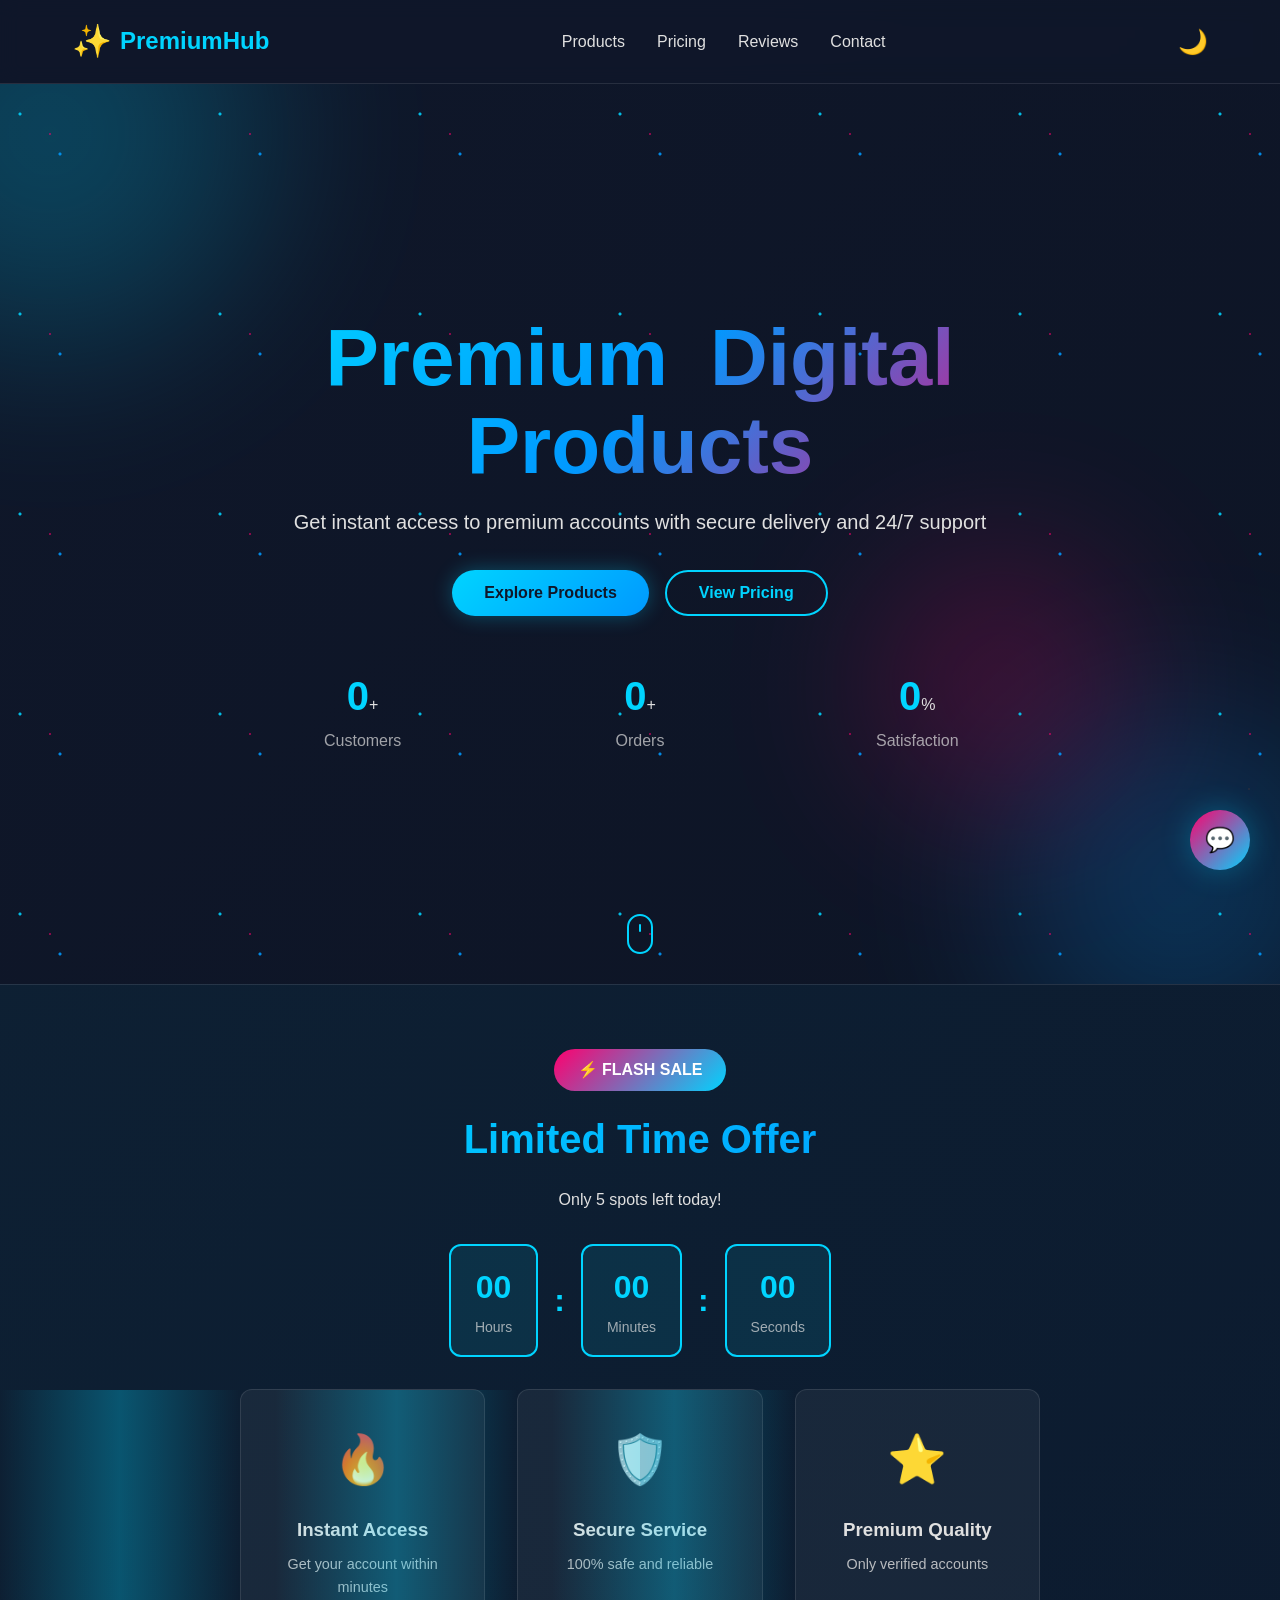
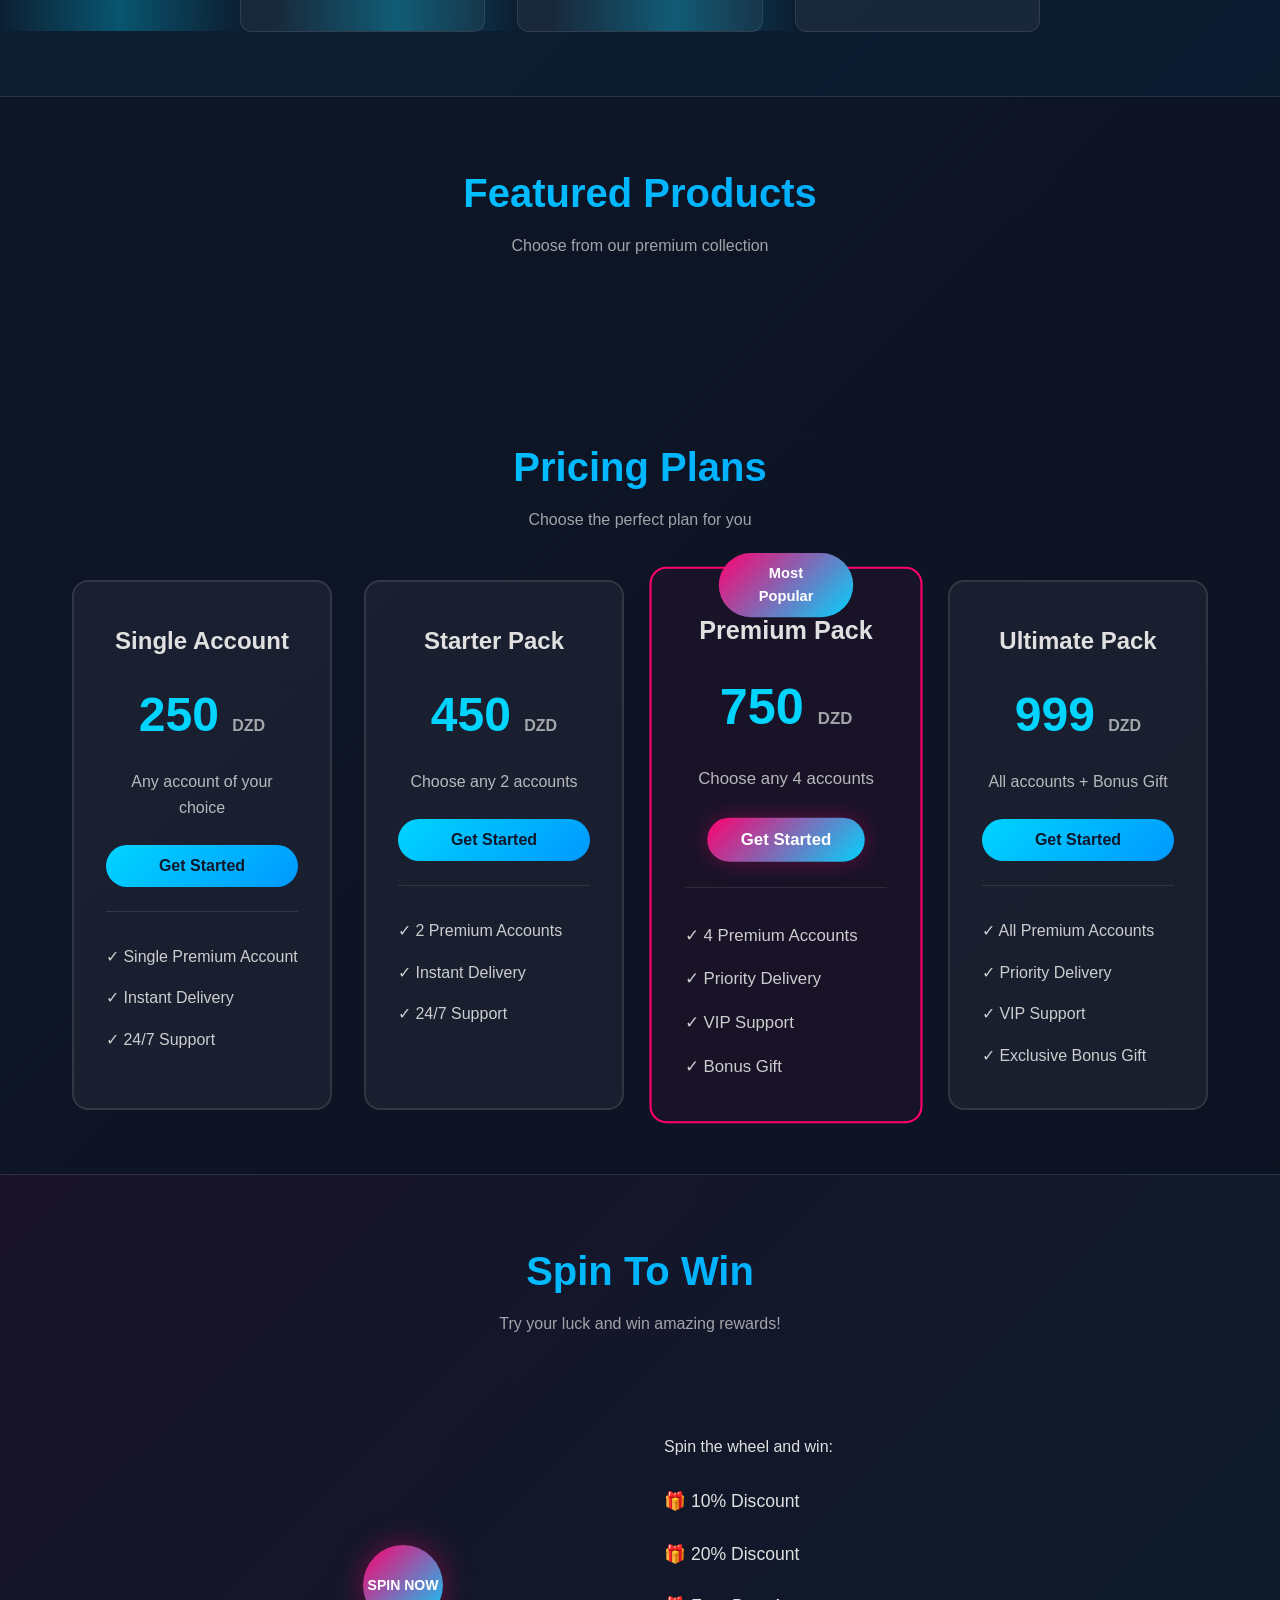
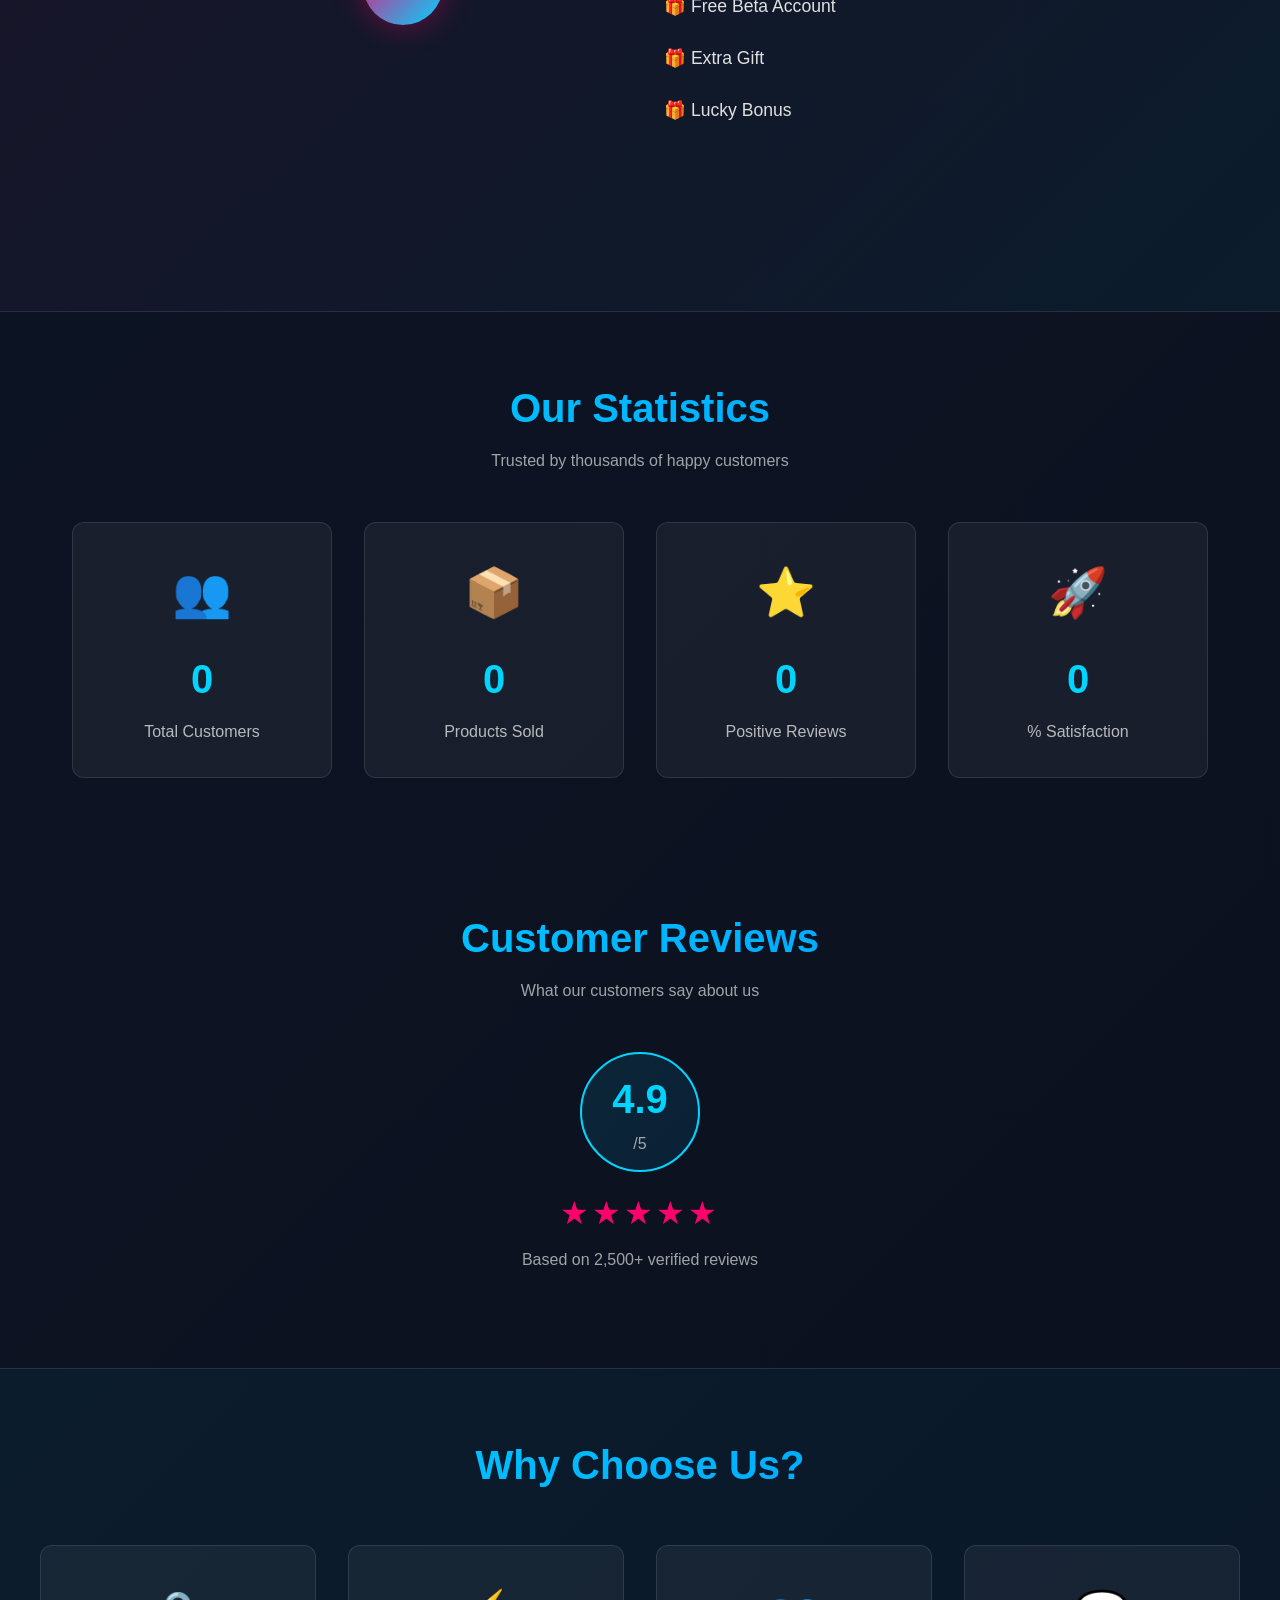
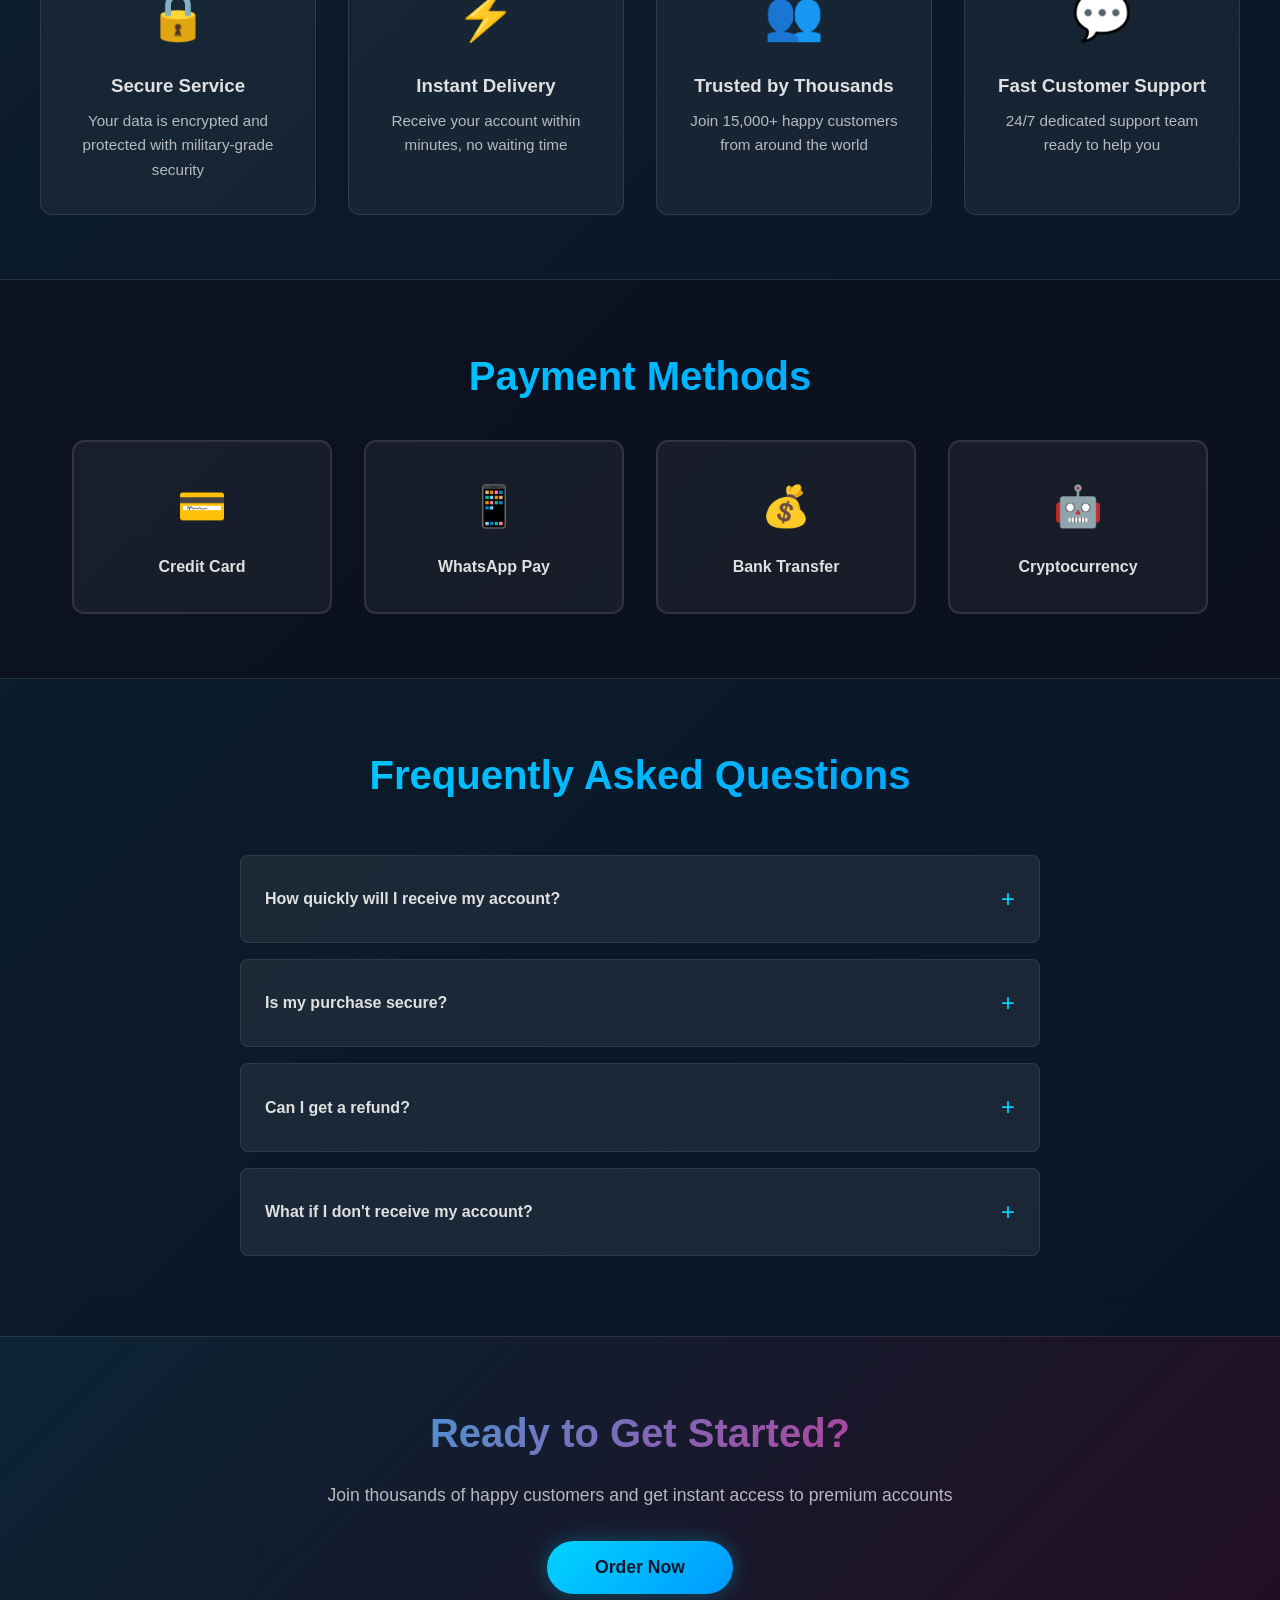
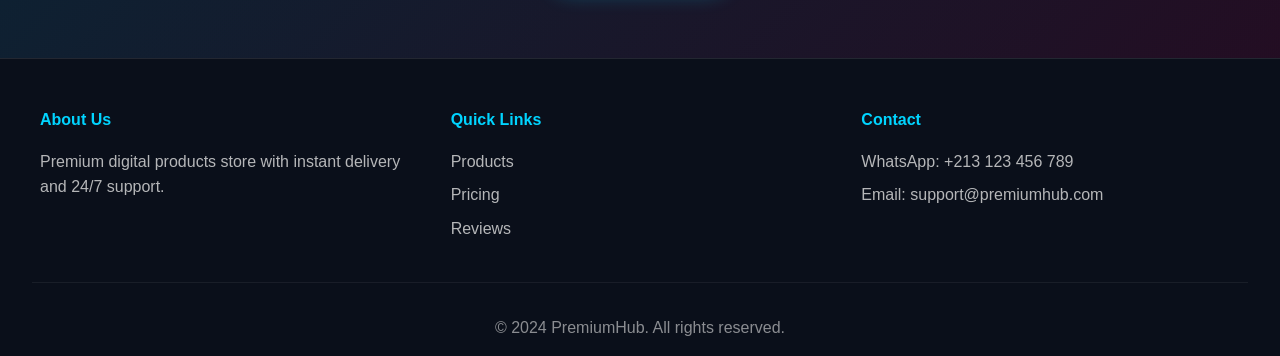
<file: index.html>
<!DOCTYPE html>
<html lang="en">
<head>
    <meta charset="UTF-8">
    <meta name="viewport" content="width=device-width, initial-scale=1.0">
    <meta name="description" content="Premium Digital Products Store - High-quality accounts and services delivered instantly">
    <meta name="keywords" content="digital products, premium accounts, Netflix, ChatGPT, CapCut, streaming services">
    <meta name="theme-color" content="#0f172a">
    
    <!-- Open Graph Tags -->
    <meta property="og:title" content="Premium Digital Products Store">
    <meta property="og:description" content="Get premium accounts instantly with secure delivery and 24/7 support">
    <meta property="og:type" content="website">
    <meta property="og:image" content="https://premium-store.example.com/og-image.jpg">
    
    <!-- Structured Data -->
    <script type="application/ld+json">
    {
        "@context": "https://schema.org",
        "@type": "WebSite",
        "name": "Premium Digital Products Store",
        "url": "https://premium-store.example.com",
        "description": "Premium digital products and accounts delivery service"
    }
    </script>
    
    <title>Premium Digital Products Store | Instant Delivery</title>
    <link rel="stylesheet" href="styles.css">
</head>
<body>
    <!-- Premium Loading Screen -->
    <div id="loadingScreen" class="loading-screen">
        <div class="loading-container">
            <div class="animated-logo">
                <svg viewBox="0 0 100 100" class="logo-svg">
                    <circle cx="50" cy="50" r="45" fill="none" stroke="url(#logoGradient)" stroke-width="3"/>
                    <path d="M 30 50 Q 50 30 70 50 Q 50 70 30 50" fill="none" stroke="url(#logoGradient)" stroke-width="2"/>
                    <defs>
                        <linearGradient id="logoGradient" x1="0%" y1="0%" x2="100%" y2="100%">
                            <stop offset="0%" style="stop-color:#00d4ff;stop-opacity:1" />
                            <stop offset="100%" style="stop-color:#0099ff;stop-opacity:1" />
                        </linearGradient>
                    </defs>
                </svg>
            </div>
            <div class="loading-bar">
                <div class="loading-progress"></div>
            </div>
            <p class="loading-text">Loading Premium Experience...</p>
        </div>
    </div>

    <!-- Scroll Progress Indicator -->
    <div class="scroll-progress"></div>

    <!-- Navigation -->
    <nav class="sticky-header">
        <div class="nav-container">
            <div class="nav-logo">
                <span class="logo-icon">✨</span>
                <span class="logo-text">PremiumHub</span>
            </div>
            
            <div class="nav-menu" id="navMenu">
                <a href="#products" class="nav-link">Products</a>
                <a href="#pricing" class="nav-link">Pricing</a>
                <a href="#reviews" class="nav-link">Reviews</a>
                <a href="#contact" class="nav-link">Contact</a>
            </div>

            <div class="nav-actions">
                <button class="theme-toggle" id="themeToggle">🌙</button>
                <button class="mobile-menu-btn" id="mobileMenuBtn">
                    <span></span>
                    <span></span>
                    <span></span>
                </button>
            </div>
        </div>
    </nav>

    <!-- Hero Section with Parallax -->
    <section class="hero" id="hero">
        <div class="aurora-background">
            <div class="aurora aurora-1"></div>
            <div class="aurora aurora-2"></div>
            <div class="aurora aurora-3"></div>
        </div>
        
        <div class="floating-particles"></div>
        <div class="glow-tracker"></div>

        <div class="hero-content">
            <h1 class="hero-title">
                <span class="title-word">Premium</span>
                <span class="title-word">Digital</span>
                <span class="title-word">Products</span>
            </h1>
            <p class="hero-subtitle">Get instant access to premium accounts with secure delivery and 24/7 support</p>
            
            <div class="hero-buttons">
                <button class="btn btn-primary btn-ripple" id="buyNowBtn">
                    <span class="btn-text">Explore Products</span>
                    <span class="btn-shine"></span>
                </button>
                <button class="btn btn-secondary btn-ripple">
                    <span class="btn-text">View Pricing</span>
                </button>
            </div>

            <div class="hero-stats">
                <div class="stat">
                    <span class="stat-number" data-target="5000">0</span>+
                    <p>Customers</p>
                </div>
                <div class="stat">
                    <span class="stat-number" data-target="25000">0</span>+
                    <p>Orders</p>
                </div>
                <div class="stat">
                    <span class="stat-number" data-target="98">0</span>%
                    <p>Satisfaction</p>
                </div>
            </div>
        </div>

        <div class="hero-scroll">
            <div class="mouse"></div>
        </div>
    </section>

    <!-- Live Notifications -->
    <div class="notifications-container" id="notificationsContainer"></div>

    <!-- Limited Time Offer Section -->
    <section class="limited-offer">
        <div class="offer-content">
            <div class="flash-sale-banner">
                <span class="flash-text">⚡ FLASH SALE</span>
            </div>
            <h2>Limited Time Offer</h2>
            <p>Only <span id="stockCount">5</span> spots left today!</p>
            
            <div class="countdown-timer">
                <div class="timer-box">
                    <span class="timer-value" id="hours">00</span>
                    <span class="timer-label">Hours</span>
                </div>
                <span class="timer-separator">:</span>
                <div class="timer-box">
                    <span class="timer-value" id="minutes">00</span>
                    <span class="timer-label">Minutes</span>
                </div>
                <span class="timer-separator">:</span>
                <div class="timer-box">
                    <span class="timer-value" id="seconds">00</span>
                    <span class="timer-label">Seconds</span>
                </div>
            </div>

            <div class="offer-cards-grid">
                <div class="offer-card animated-border">
                    <div class="card-icon">🔥</div>
                    <h3>Instant Access</h3>
                    <p>Get your account within minutes</p>
                </div>
                <div class="offer-card animated-border">
                    <div class="card-icon">🛡️</div>
                    <h3>Secure Service</h3>
                    <p>100% safe and reliable</p>
                </div>
                <div class="offer-card animated-border">
                    <div class="card-icon">⭐</div>
                    <h3>Premium Quality</h3>
                    <p>Only verified accounts</p>
                </div>
            </div>
        </div>
    </section>

    <!-- Products Section -->
    <section class="products" id="products">
        <div class="section-header">
            <h2>Featured Products</h2>
            <p>Choose from our premium collection</p>
        </div>

        <div class="products-grid" id="productsGrid">
            <!-- Products will be dynamically loaded -->
        </div>
    </section>

    <!-- Pricing Section -->
    <section class="pricing" id="pricing">
        <div class="section-header">
            <h2>Pricing Plans</h2>
            <p>Choose the perfect plan for you</p>
        </div>

        <div class="pricing-grid">
            <div class="pricing-card">
                <h3>Single Account</h3>
                <div class="price">250 <span class="currency">DZD</span></div>
                <p class="description">Any account of your choice</p>
                <button class="btn btn-pricing btn-ripple" onclick="selectPlan('single')">
                    Get Started
                </button>
                <ul class="features">
                    <li>✓ Single Premium Account</li>
                    <li>✓ Instant Delivery</li>
                    <li>✓ 24/7 Support</li>
                </ul>
            </div>

            <div class="pricing-card">
                <h3>Starter Pack</h3>
                <div class="price">450 <span class="currency">DZD</span></div>
                <p class="description">Choose any 2 accounts</p>
                <button class="btn btn-pricing btn-ripple" onclick="selectPlan('starter')">
                    Get Started
                </button>
                <ul class="features">
                    <li>✓ 2 Premium Accounts</li>
                    <li>✓ Instant Delivery</li>
                    <li>✓ 24/7 Support</li>
                </ul>
            </div>

            <div class="pricing-card premium-card">
                <div class="premium-badge">Most Popular</div>
                <h3>Premium Pack</h3>
                <div class="price">750 <span class="currency">DZD</span></div>
                <p class="description">Choose any 4 accounts</p>
                <button class="btn btn-premium btn-ripple" onclick="selectPlan('premium')">
                    Get Started
                </button>
                <ul class="features">
                    <li>✓ 4 Premium Accounts</li>
                    <li>✓ Priority Delivery</li>
                    <li>✓ VIP Support</li>
                    <li>✓ Bonus Gift</li>
                </ul>
            </div>

            <div class="pricing-card">
                <h3>Ultimate Pack</h3>
                <div class="price">999 <span class="currency">DZD</span></div>
                <p class="description">All accounts + Bonus Gift</p>
                <button class="btn btn-pricing btn-ripple" onclick="selectPlan('ultimate')">
                    Get Started
                </button>
                <ul class="features">
                    <li>✓ All Premium Accounts</li>
                    <li>✓ Priority Delivery</li>
                    <li>✓ VIP Support</li>
                    <li>✓ Exclusive Bonus Gift</li>
                </ul>
            </div>
        </div>
    </section>

    <!-- Spin To Win Section -->
    <section class="spin-to-win">
        <div class="section-header">
            <h2>Spin To Win</h2>
            <p>Try your luck and win amazing rewards!</p>
        </div>

        <div class="spin-container">
            <div class="wheel-wrapper">
                <canvas id="rewardWheel" width="400" height="400"></canvas>
                <button class="spin-button btn-ripple" id="spinBtn">SPIN NOW</button>
            </div>

            <div class="reward-info">
                <p>Spin the wheel and win:</p>
                <ul>
                    <li>🎁 10% Discount</li>
                    <li>🎁 20% Discount</li>
                    <li>🎁 Free Beta Account</li>
                    <li>🎁 Extra Gift</li>
                    <li>🎁 Lucky Bonus</li>
                </ul>
            </div>
        </div>

        <div class="spin-result" id="spinResult"></div>
    </section>

    <!-- Statistics Dashboard -->
    <section class="statistics">
        <div class="section-header">
            <h2>Our Statistics</h2>
            <p>Trusted by thousands of happy customers</p>
        </div>

        <div class="stats-grid">
            <div class="stat-card">
                <div class="stat-icon">👥</div>
                <div class="stat-content">
                    <div class="stat-number" data-target="15000">0</div>
                    <p>Total Customers</p>
                </div>
            </div>

            <div class="stat-card">
                <div class="stat-icon">📦</div>
                <div class="stat-content">
                    <div class="stat-number" data-target="45000">0</div>
                    <p>Products Sold</p>
                </div>
            </div>

            <div class="stat-card">
                <div class="stat-icon">⭐</div>
                <div class="stat-content">
                    <div class="stat-number" data-target="12000">0</div>
                    <p>Positive Reviews</p>
                </div>
            </div>

            <div class="stat-card">
                <div class="stat-icon">🚀</div>
                <div class="stat-content">
                    <div class="stat-number" data-target="98">0</div>
                    <p class="stat-label">% Satisfaction</p>
                </div>
            </div>
        </div>
    </section>

    <!-- Reviews Section -->
    <section class="reviews" id="reviews">
        <div class="section-header">
            <h2>Customer Reviews</h2>
            <p>What our customers say about us</p>
        </div>

        <div class="reviews-rating">
            <div class="rating-circle">
                <div class="rating-value">4.9</div>
                <div class="rating-max">/5</div>
            </div>
            <div class="rating-stars">
                ★★★★★
            </div>
            <p class="rating-text">Based on 2,500+ verified reviews</p>
        </div>

        <div class="reviews-carousel" id="reviewsCarousel">
            <!-- Reviews will be dynamically loaded -->
        </div>
    </section>

    <!-- Trust Building Section -->
    <section class="trust-section">
        <h2>Why Choose Us?</h2>
        <div class="trust-grid">
            <div class="trust-card">
                <div class="trust-icon">🔒</div>
                <h3>Secure Service</h3>
                <p>Your data is encrypted and protected with military-grade security</p>
            </div>
            <div class="trust-card">
                <div class="trust-icon">⚡</div>
                <h3>Instant Delivery</h3>
                <p>Receive your account within minutes, no waiting time</p>
            </div>
            <div class="trust-card">
                <div class="trust-icon">👥</div>
                <h3>Trusted by Thousands</h3>
                <p>Join 15,000+ happy customers from around the world</p>
            </div>
            <div class="trust-card">
                <div class="trust-icon">💬</div>
                <h3>Fast Customer Support</h3>
                <p>24/7 dedicated support team ready to help you</p>
            </div>
        </div>
    </section>

    <!-- Payment Methods Section -->
    <section class="payment-methods">
        <h2>Payment Methods</h2>
        <div class="methods-grid">
            <div class="method-card">
                <div class="method-icon">💳</div>
                <p>Credit Card</p>
            </div>
            <div class="method-card">
                <div class="method-icon">📱</div>
                <p>WhatsApp Pay</p>
            </div>
            <div class="method-card">
                <div class="method-icon">💰</div>
                <p>Bank Transfer</p>
            </div>
            <div class="method-card">
                <div class="method-icon">🤖</div>
                <p>Cryptocurrency</p>
            </div>
        </div>
    </section>

    <!-- FAQ Section -->
    <section class="faq">
        <h2>Frequently Asked Questions</h2>
        <div class="faq-grid">
            <div class="faq-item">
                <div class="faq-question">
                    <h3>How quickly will I receive my account?</h3>
                    <span class="faq-toggle">+</span>
                </div>
                <div class="faq-answer">
                    <p>Most orders are delivered within 5-15 minutes. In rare cases, it might take up to 1 hour.</p>
                </div>
            </div>

            <div class="faq-item">
                <div class="faq-question">
                    <h3>Is my purchase secure?</h3>
                    <span class="faq-toggle">+</span>
                </div>
                <div class="faq-answer">
                    <p>Yes, we use industry-standard encryption and security protocols to protect your data.</p>
                </div>
            </div>

            <div class="faq-item">
                <div class="faq-question">
                    <h3>Can I get a refund?</h3>
                    <span class="faq-toggle">+</span>
                </div>
                <div class="faq-answer">
                    <p>We offer a 48-hour money-back guarantee if you're not satisfied with your purchase.</p>
                </div>
            </div>

            <div class="faq-item">
                <div class="faq-question">
                    <h3>What if I don't receive my account?</h3>
                    <span class="faq-toggle">+</span>
                </div>
                <div class="faq-answer">
                    <p>Contact our support team immediately via WhatsApp or email, and we'll resolve it within 2 hours.</p>
                </div>
            </div>
        </div>
    </section>

    <!-- CTA Section -->
    <section class="cta-section">
        <h2>Ready to Get Started?</h2>
        <p>Join thousands of happy customers and get instant access to premium accounts</p>
        <button class="btn btn-primary btn-ripple btn-large" id="ctaButton">
            <span class="btn-text">Order Now</span>
        </button>
    </section>

    <!-- Footer -->
    <footer class="footer">
        <div class="footer-content">
            <div class="footer-column">
                <h4>About Us</h4>
                <p>Premium digital products store with instant delivery and 24/7 support.</p>
            </div>
            <div class="footer-column">
                <h4>Quick Links</h4>
                <ul>
                    <li><a href="#products">Products</a></li>
                    <li><a href="#pricing">Pricing</a></li>
                    <li><a href="#reviews">Reviews</a></li>
                </ul>
            </div>
            <div class="footer-column">
                <h4>Contact</h4>
                <p>WhatsApp: +213 123 456 789</p>
                <p>Email: support@premiumhub.com</p>
            </div>
        </div>
        <div class="footer-bottom">
            <p>&copy; 2024 PremiumHub. All rights reserved.</p>
        </div>
    </footer>

    <!-- Quick Order Modal -->
    <div class="modal" id="orderModal">
        <div class="modal-content">
            <button class="modal-close" id="closeModal">&times;</button>
            <h2>Quick Order</h2>
            <form id="orderForm" class="order-form">
                <div class="form-group">
                    <label for="customerName">Your Name</label>
                    <input type="text" id="customerName" required placeholder="Ahmed Ali">
                </div>

                <div class="form-group">
                    <label for="whatsappNumber">WhatsApp Number</label>
                    <input type="tel" id="whatsappNumber" required placeholder="+213 123 456 789">
                </div>

                <div class="form-group">
                    <label for="selectedProduct">Selected Product</label>
                    <select id="selectedProduct" required>
                        <option value="">Choose a product</option>
                    </select>
                </div>

                <div class="form-group">
                    <label for="notes">Notes (Optional)</label>
                    <textarea id="notes" placeholder="Any special requests..."></textarea>
                </div>

                <div class="form-buttons">
                    <button type="submit" class="btn btn-primary btn-ripple" onclick="submitViaWhatsApp(event)">
                        📱 Order via WhatsApp
                    </button>
                    <button type="submit" class="btn btn-secondary btn-ripple" onclick="submitViaTelegram(event)">
                        ✈️ Order via Telegram
                    </button>
                </div>
            </form>
        </div>
    </div>

    <!-- Confirmation Popup -->
    <div class="confirmation-popup" id="confirmationPopup">
        <div class="confirmation-content">
            <div class="confirmation-icon">✓</div>
            <h2>Order Confirmed!</h2>
            <p id="confirmationMessage"></p>
            <button class="btn btn-primary btn-ripple" onclick="closeConfirmation()">
                Close
            </button>
        </div>
    </div>

    <!-- Floating Support Assistant -->
    <div class="floating-assistant" id="floatingAssistant">
        <button class="assistant-toggle" id="assistantToggle">
            <span class="assistant-icon">💬</span>
        </button>
        <div class="assistant-menu" id="assistantMenu">
            <button class="assistant-option" onclick="assistantAction('pricing')">
                <span>💰</span> Pricing
            </button>
            <button class="assistant-option" onclick="assistantAction('payment')">
                <span>💳</span> Payment Methods
            </button>
            <button class="assistant-option" onclick="assistantAction('info')">
                <span>ℹ️</span> Product Info
            </button>
            <button class="assistant-option" onclick="assistantAction('support')">
                <span>🎧</span> Contact Support
            </button>
        </div>
    </div>

    <!-- Back to Top Button -->
    <button class="back-to-top" id="backToTop">↑</button>

    <script src="script.js"></script>
</body>
</html>
</file>
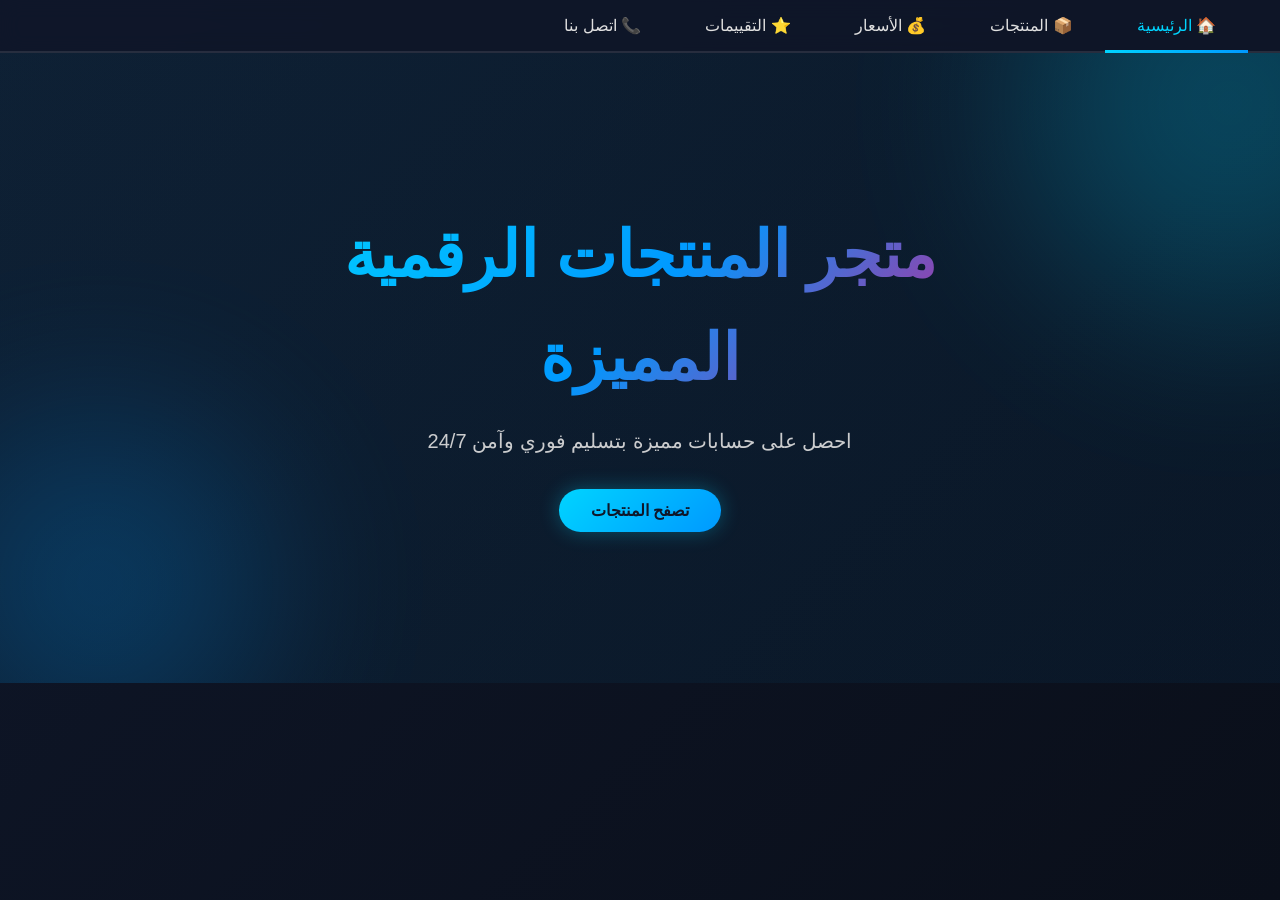
<file: tab-version.html>
<!DOCTYPE html>
<html lang="ar" dir="rtl">
<head>
    <meta charset="UTF-8">
    <meta name="viewport" content="width=device-width, initial-scale=1.0">
    <meta name="description" content="متجر المنتجات الرقمية المميزة - تسليم فوري وآمن 24/7">
    <meta name="keywords" content="منتجات رقمية، حسابات مميزة، نتفليكس، شات جي بي تي، كاب كات">
    <meta name="theme-color" content="#0f172a">
    
    <!-- Open Graph Tags -->
    <meta property="og:title" content="متجر المنتجات الرقمية المميزة">
    <meta property="og:description" content="احصل على حسابات مميزة بتسليم فوري وآمن">
    <meta property="og:type" content="website">
    
    <title>متجر المنتجات الرقمية - PremiumHub</title>
    <style>
        * {
            margin: 0;
            padding: 0;
            box-sizing: border-box;
        }

        :root {
            --primary: #00d4ff;
            --secondary: #0099ff;
            --accent: #ff006e;
            --dark: #0f172a;
            --darker: #0a0f1a;
            --light: #f8f9fa;
            --text: #e0e0e0;
            --border: rgba(255, 255, 255, 0.1);
        }

        body {
            font-family: 'Segoe UI', Tahoma, Geneva, Verdana, sans-serif;
            background: linear-gradient(135deg, var(--dark) 0%, var(--darker) 100%);
            color: var(--text);
            line-height: 1.6;
            overflow-x: hidden;
        }

        /* Tab Container */
        .tab-container {
            min-height: 100vh;
            display: flex;
            flex-direction: column;
        }

        /* Tab Navigation */
        .tab-nav {
            display: flex;
            gap: 0;
            border-bottom: 2px solid var(--border);
            background: rgba(15, 23, 42, 0.8);
            backdrop-filter: blur(10px);
            position: sticky;
            top: 0;
            z-index: 100;
            padding: 0 2rem;
        }

        .tab-button {
            padding: 1rem 2rem;
            background: none;
            border: none;
            color: var(--text);
            cursor: pointer;
            font-size: 1rem;
            font-weight: 500;
            position: relative;
            transition: all 0.3s ease;
            white-space: nowrap;
        }

        .tab-button:hover {
            color: var(--primary);
        }

        .tab-button.active {
            color: var(--primary);
        }

        .tab-button.active::after {
            content: '';
            position: absolute;
            bottom: -2px;
            left: 0;
            width: 100%;
            height: 3px;
            background: linear-gradient(90deg, var(--primary), var(--secondary));
            animation: slideIn 0.3s ease-out;
        }

        @keyframes slideIn {
            from { width: 0; }
            to { width: 100%; }
        }

        /* Tab Content */
        .tab-content {
            flex: 1;
            animation: fadeIn 0.3s ease-out;
        }

        @keyframes fadeIn {
            from { opacity: 0; }
            to { opacity: 1; }
        }

        .tab-pane {
            display: none;
            animation: fadeIn 0.3s ease-out;
        }

        .tab-pane.active {
            display: block;
        }

        /* Hero Section */
        .hero {
            min-height: 70vh;
            display: flex;
            align-items: center;
            justify-content: center;
            position: relative;
            overflow: hidden;
            padding: 2rem;
            background: linear-gradient(135deg, rgba(0, 212, 255, 0.05), rgba(0, 153, 255, 0.05));
        }

        .aurora-background {
            position: absolute;
            width: 100%;
            height: 100%;
            top: 0;
            left: 0;
        }

        .aurora {
            position: absolute;
            border-radius: 50%;
            filter: blur(80px);
            opacity: 0.3;
        }

        .aurora-1 {
            width: 500px;
            height: 500px;
            background: radial-gradient(circle, var(--primary), transparent);
            top: -200px;
            right: -200px;
            animation: float 8s ease-in-out infinite;
        }

        .aurora-2 {
            width: 400px;
            height: 400px;
            background: radial-gradient(circle, var(--secondary), transparent);
            bottom: -100px;
            left: -100px;
            animation: float 10s ease-in-out infinite reverse;
        }

        @keyframes float {
            0%, 100% { transform: translateY(0px); }
            50% { transform: translateY(-20px); }
        }

        .hero-content {
            position: relative;
            z-index: 2;
            text-align: center;
            max-width: 800px;
        }

        .hero-title {
            font-size: clamp(2.5rem, 8vw, 4rem);
            font-weight: 900;
            margin-bottom: 1rem;
            background: linear-gradient(135deg, var(--primary), var(--secondary), var(--accent));
            -webkit-background-clip: text;
            -webkit-text-fill-color: transparent;
            background-clip: text;
        }

        .hero-subtitle {
            font-size: 1.25rem;
            color: var(--text);
            margin-bottom: 2rem;
            opacity: 0.9;
        }

        /* Content Section */
        .content-section {
            padding: 3rem 2rem;
            max-width: 1200px;
            margin: 0 auto;
            width: 100%;
        }

        .section-title {
            font-size: 2.5rem;
            margin-bottom: 2rem;
            background: linear-gradient(135deg, var(--primary), var(--secondary));
            -webkit-background-clip: text;
            -webkit-text-fill-color: transparent;
            background-clip: text;
            text-align: center;
        }

        /* Products Grid */
        .products-grid {
            display: grid;
            grid-template-columns: repeat(auto-fit, minmax(250px, 1fr));
            gap: 2rem;
            margin-bottom: 2rem;
        }

        .product-card {
            background: rgba(255, 255, 255, 0.05);
            border: 1px solid var(--border);
            border-radius: 12px;
            overflow: hidden;
            transition: all 0.3s ease;
            cursor: pointer;
        }

        .product-card:hover {
            transform: translateY(-10px);
            border-color: var(--primary);
            box-shadow: 0 20px 40px rgba(0, 212, 255, 0.2);
        }

        .product-image {
            width: 100%;
            height: 200px;
            background: linear-gradient(135deg, rgba(0, 212, 255, 0.1), rgba(0, 153, 255, 0.1));
            display: flex;
            align-items: center;
            justify-content: center;
            font-size: 4rem;
        }

        .product-info {
            padding: 1.5rem;
        }

        .product-name {
            font-size: 1.25rem;
            font-weight: bold;
            margin-bottom: 0.5rem;
        }

        .product-price {
            font-size: 1.5rem;
            color: var(--primary);
            font-weight: bold;
            margin-bottom: 1rem;
        }

        .product-btn {
            width: 100%;
            padding: 0.75rem;
            background: linear-gradient(135deg, var(--primary), var(--secondary));
            color: var(--dark);
            border: none;
            border-radius: 8px;
            font-weight: 600;
            cursor: pointer;
            transition: all 0.3s ease;
        }

        .product-btn:hover {
            transform: translateY(-2px);
            box-shadow: 0 0 20px rgba(0, 212, 255, 0.3);
        }

        /* Pricing Grid */
        .pricing-grid {
            display: grid;
            grid-template-columns: repeat(auto-fit, minmax(250px, 1fr));
            gap: 2rem;
        }

        .pricing-card {
            background: rgba(255, 255, 255, 0.05);
            border: 2px solid var(--border);
            border-radius: 16px;
            padding: 2rem;
            text-align: center;
            position: relative;
            transition: all 0.3s ease;
        }

        .pricing-card:hover {
            transform: translateY(-20px);
            border-color: var(--primary);
            background: rgba(0, 212, 255, 0.05);
            box-shadow: 0 20px 50px rgba(0, 212, 255, 0.2);
        }

        .premium-card {
            border-color: var(--accent);
            background: rgba(255, 0, 110, 0.05);
            transform: scale(1.05);
        }

        .premium-badge {
            position: absolute;
            top: -15px;
            right: 50%;
            transform: translateX(50%);
            background: linear-gradient(135deg, var(--accent), var(--primary));
            color: white;
            padding: 0.5rem 1.5rem;
            border-radius: 50px;
            font-size: 0.875rem;
            font-weight: bold;
        }

        .pricing-card h3 {
            font-size: 1.5rem;
            margin-bottom: 1rem;
            margin-top: 0.5rem;
        }

        .price {
            font-size: 3rem;
            font-weight: bold;
            color: var(--primary);
            margin: 1rem 0;
        }

        .features {
            list-style: none;
            text-align: right;
            margin-top: 1.5rem;
            padding-top: 1.5rem;
            border-top: 1px solid var(--border);
        }

        .features li {
            padding: 0.5rem 0;
        }

        /* Review Cards */
        .review-card {
            background: rgba(255, 255, 255, 0.05);
            border: 1px solid var(--border);
            border-radius: 12px;
            padding: 2rem;
            transition: all 0.3s ease;
        }

        .review-card:hover {
            background: rgba(0, 212, 255, 0.1);
            border-color: var(--primary);
        }

        .review-header {
            display: flex;
            align-items: center;
            gap: 1rem;
            margin-bottom: 1rem;
            flex-direction: row-reverse;
        }

        .review-avatar {
            width: 50px;
            height: 50px;
            border-radius: 50%;
            background: linear-gradient(135deg, var(--primary), var(--secondary));
            display: flex;
            align-items: center;
            justify-content: center;
            font-weight: bold;
            color: var(--dark);
        }

        .review-stars {
            color: var(--accent);
            margin-bottom: 0.5rem;
            letter-spacing: 0.1rem;
        }

        /* Buttons */
        .btn {
            padding: 0.75rem 2rem;
            border: none;
            border-radius: 50px;
            font-size: 1rem;
            font-weight: 600;
            cursor: pointer;
            transition: all 0.3s ease;
            display: inline-block;
            text-decoration: none;
        }

        .btn-primary {
            background: linear-gradient(135deg, var(--primary), var(--secondary));
            color: var(--dark);
            box-shadow: 0 0 20px rgba(0, 212, 255, 0.3);
        }

        .btn-primary:hover {
            transform: translateY(-2px);
            box-shadow: 0 0 30px rgba(0, 212, 255, 0.5);
        }

        /* Modal */
        .modal {
            display: none;
            position: fixed;
            top: 0;
            left: 0;
            width: 100%;
            height: 100%;
            background: rgba(0, 0, 0, 0.7);
            z-index: 2000;
            align-items: center;
            justify-content: center;
            backdrop-filter: blur(5px);
        }

        .modal.active {
            display: flex;
            animation: fadeIn 0.3s ease-out;
        }

        .modal-content {
            background: rgba(15, 23, 42, 0.95);
            border: 1px solid var(--border);
            border-radius: 16px;
            padding: 2rem;
            max-width: 500px;
            width: 90%;
            position: relative;
            animation: slideUp 0.3s ease-out;
            backdrop-filter: blur(10px);
        }

        @keyframes slideUp {
            from {
                transform: translateY(50px);
                opacity: 0;
            }
            to {
                transform: translateY(0);
                opacity: 1;
            }
        }

        .modal-close {
            position: absolute;
            top: 1rem;
            left: 1rem;
            background: none;
            border: none;
            font-size: 2rem;
            color: var(--text);
            cursor: pointer;
            transition: all 0.3s ease;
        }

        .modal-close:hover {
            color: var(--primary);
            transform: rotate(90deg);
        }

        .modal-content h2 {
            margin-bottom: 1.5rem;
            color: var(--primary);
        }

        .form-group {
            display: flex;
            flex-direction: column;
            margin-bottom: 1.5rem;
        }

        .form-group label {
            margin-bottom: 0.5rem;
            font-weight: 600;
        }

        .form-group input,
        .form-group select,
        .form-group textarea {
            padding: 0.75rem;
            background: rgba(255, 255, 255, 0.05);
            border: 1px solid var(--border);
            border-radius: 8px;
            color: var(--text);
            font-family: inherit;
            transition: all 0.3s ease;
        }

        .form-group input:focus,
        .form-group select:focus,
        .form-group textarea:focus {
            outline: none;
            background: rgba(0, 212, 255, 0.1);
            border-color: var(--primary);
        }

        .form-buttons {
            display: grid;
            grid-template-columns: 1fr 1fr;
            gap: 1rem;
        }

        /* Responsive */
        @media (max-width: 768px) {
            .tab-nav {
                padding: 0 1rem;
                overflow-x: auto;
            }

            .tab-button {
                padding: 1rem 1.5rem;
                font-size: 0.9rem;
            }

            .form-buttons {
                grid-template-columns: 1fr;
            }

            .products-grid,
            .pricing-grid {
                grid-template-columns: 1fr;
            }

            .premium-card {
                transform: scale(1);
            }

            .hero {
                min-height: 50vh;
            }
        }
    </style>
</head>
<body>
    <div class="tab-container">
        <!-- Tab Navigation -->
        <div class="tab-nav">
            <button class="tab-button active" onclick="switchTab('home')">🏠 الرئيسية</button>
            <button class="tab-button" onclick="switchTab('products')">📦 المنتجات</button>
            <button class="tab-button" onclick="switchTab('pricing')">💰 الأسعار</button>
            <button class="tab-button" onclick="switchTab('reviews')">⭐ التقييمات</button>
            <button class="tab-button" onclick="switchTab('contact')">📞 اتصل بنا</button>
        </div>

        <!-- Tab Content -->
        <div class="tab-content">
            <!-- Home Tab -->
            <div id="home" class="tab-pane active">
                <section class="hero">
                    <div class="aurora-background">
                        <div class="aurora aurora-1"></div>
                        <div class="aurora aurora-2"></div>
                    </div>
                    <div class="hero-content">
                        <h1 class="hero-title">متجر المنتجات الرقمية المميزة</h1>
                        <p class="hero-subtitle">احصل على حسابات مميزة بتسليم فوري وآمن 24/7</p>
                        <button class="btn btn-primary" onclick="switchTab('products')">تصفح المنتجات</button>
                    </div>
                </section>
            </div>

            <!-- Products Tab -->
            <div id="products" class="tab-pane">
                <section class="content-section">
                    <h2 class="section-title">المنتجات المتاحة</h2>
                    <div class="products-grid" id="productsGrid">
                        <!-- Products will be loaded here -->
                    </div>
                </section>
            </div>

            <!-- Pricing Tab -->
            <div id="pricing" class="tab-pane">
                <section class="content-section">
                    <h2 class="section-title">خطط الأسعار</h2>
                    <div class="pricing-grid" id="pricingGrid">
                        <!-- Pricing will be loaded here -->
                    </div>
                </section>
            </div>

            <!-- Reviews Tab -->
            <div id="reviews" class="tab-pane">
                <section class="content-section">
                    <h2 class="section-title">تقييمات العملاء</h2>
                    <div class="products-grid" id="reviewsGrid">
                        <!-- Reviews will be loaded here -->
                    </div>
                </section>
            </div>

            <!-- Contact Tab -->
            <div id="contact" class="tab-pane">
                <section class="content-section">
                    <h2 class="section-title">اتصل بنا</h2>
                    <div style="text-align: center; max-width: 600px; margin: 0 auto;">
                        <p style="font-size: 1.1rem; margin-bottom: 2rem;">تواصل معنا عبر أحد القنوات التالية:</p>
                        <div style="display: grid; gap: 1rem;">
                            <a href="https://wa.me/213123456789" class="btn btn-primary" style="font-size: 1.1rem; padding: 1rem;">
                                📱 WhatsApp
                            </a>
                            <a href="https://t.me/botusername" class="btn btn-primary" style="font-size: 1.1rem; padding: 1rem;">
                                ✈️ Telegram
                            </a>
                            <a href="mailto:support@premiumhub.com" class="btn btn-primary" style="font-size: 1.1rem; padding: 1rem;">
                                📧 البريد الإلكتروني
                            </a>
                        </div>
                    </div>
                </section>
            </div>
        </div>
    </div>

    <!-- Order Modal -->
    <div class="modal" id="orderModal">
        <div class="modal-content">
            <button class="modal-close" onclick="closeOrderModal()">×</button>
            <h2>طلب سريع</h2>
            <form id="orderForm" class="order-form">
                <div class="form-group">
                    <label for="customerName">اسمك</label>
                    <input type="text" id="customerName" required placeholder="أحمد علي">
                </div>

                <div class="form-group">
                    <label for="whatsappNumber">رقم WhatsApp</label>
                    <input type="tel" id="whatsappNumber" required placeholder="+213 123 456 789">
                </div>

                <div class="form-group">
                    <label for="selectedProduct">المنتج المختار</label>
                    <select id="selectedProduct" required>
                        <option value="">اختر منتج</option>
                    </select>
                </div>

                <div class="form-group">
                    <label for="notes">ملاحظات (اختياري)</label>
                    <textarea id="notes" placeholder="أي طلبات خاصة..."></textarea>
                </div>

                <div class="form-buttons">
                    <button type="button" class="btn btn-primary" onclick="submitViaWhatsApp()">
                        📱 WhatsApp
                    </button>
                    <button type="button" class="btn btn-primary" onclick="submitViaTelegram()">
                        ✈️ Telegram
                    </button>
                </div>
            </form>
        </div>
    </div>

    <script>
        // Data
        const products = [
            { name: 'Netflix Premium', price: '250 DZD', emoji: '🎬', description: 'بث 4K على 4 شاشات' },
            { name: 'ChatGPT Plus', price: '300 DZD', emoji: '🤖', description: 'مساعد ذكي متقدم' },
            { name: 'CapCut Pro', price: '200 DZD', emoji: '✂️', description: 'محرر فيديو احترافي' },
            { name: 'Spotify Premium', price: '250 DZD', emoji: '🎵', description: 'موسيقى بدون إعلانات' },
            { name: 'Adobe Creative Cloud', price: '400 DZD', emoji: '🎨', description: 'جميع تطبيقات Adobe' },
            { name: 'Canva Pro', price: '180 DZD', emoji: '🖼️', description: 'قوالب تصميم احترافية' }
        ];

        const pricingPlans = [
            {
                name: 'حساب واحد',
                price: '250',
                description: 'أي حساب من اختيارك',
                features: ['حساب مميز واحد', 'تسليم فوري', 'دعم 24/7']
            },
            {
                name: 'حزمة البداية',
                price: '450',
                description: 'أي حسابين',
                features: ['حسابين مميزين', 'تسليم فوري', 'دعم 24/7']
            },
            {
                name: 'الحزمة المميزة',
                price: '750',
                description: 'أي 4 حسابات',
                features: ['4 حسابات مميزة', 'تسليم أولوي', 'دعم VIP', 'هدية إضافية'],
                premium: true
            },
            {
                name: 'الحزمة الكاملة',
                price: '999',
                description: 'جميع الحسابات + هدية',
                features: ['جميع الحسابات', 'تسليم أولوي', 'دعم VIP', 'هدية حصرية']
            }
        ];

        const reviews = [
            { name: 'أحمد علي', product: 'Netflix', text: 'خدمة ممتازة! وصلت لي الحساب في 5 دقائق', rating: 5 },
            { name: 'فاطمة حسن', product: 'ChatGPT', text: 'تسليم سريع جداً وفريق دعم رائع!', rating: 5 },
            { name: 'محمد إبراهيم', product: 'Spotify', text: 'أفضل متجر في الجزائر. ممتاز جداً!', rating: 5 },
            { name: 'سارة أحمد', product: 'CapCut', text: 'تجربة رائعة جداً. سأشتري مجدداً!', rating: 5 }
        ];

        // Initialize
        document.addEventListener('DOMContentLoaded', function() {
            loadProducts();
            loadPricing();
            loadReviews();
        });

        // Load Products
        function loadProducts() {
            const grid = document.getElementById('productsGrid');
            grid.innerHTML = products.map(product => `
                <div class="product-card">
                    <div class="product-image">${product.emoji}</div>
                    <div class="product-info">
                        <h3 class="product-name">${product.name}</h3>
                        <p class="product-price">${product.price}</p>
                        <p style="font-size: 0.9rem; opacity: 0.8;">${product.description}</p>
                        <button class="product-btn" onclick="selectProduct('${product.name}', '${product.price}')">اشتري الآن</button>
                    </div>
                </div>
            `).join('');

            // Populate select
            const select = document.getElementById('selectedProduct');
            select.innerHTML += products.map(p => `<option value="${p.name} - ${p.price}">${p.name}</option>`).join('');
        }

        // Load Pricing
        function loadPricing() {
            const grid = document.getElementById('pricingGrid');
            grid.innerHTML = pricingPlans.map((plan, index) => `
                <div class="pricing-card ${plan.premium ? 'premium-card' : ''}">
                    ${plan.premium ? '<div class="premium-badge">الأكثر رواجاً</div>' : ''}
                    <h3>${plan.name}</h3>
                    <div class="price">${plan.price} <span style="font-size: 1rem;">DZD</span></div>
                    <p style="margin-bottom: 1.5rem;">${plan.description}</p>
                    <button class="product-btn" onclick="selectPlan('${plan.name}')">ابدأ الآن</button>
                    <ul class="features">
                        ${plan.features.map(f => `<li>✓ ${f}</li>`).join('')}
                    </ul>
                </div>
            `).join('');
        }

        // Load Reviews
        function loadReviews() {
            const grid = document.getElementById('reviewsGrid');
            grid.innerHTML = reviews.map(review => `
                <div class="review-card">
                    <div class="review-header">
                        <div>
                            <h4>${review.name}</h4>
                            <p style="font-size: 0.875rem; opacity: 0.7;">${review.product}</p>
                        </div>
                        <div class="review-avatar">${review.name.charAt(0)}</div>
                    </div>
                    <div class="review-stars">⭐⭐⭐⭐⭐</div>
                    <p>${review.text}</p>
                </div>
            `).join('');
        }

        // Switch Tab
        function switchTab(tabName) {
            // Hide all panes
            document.querySelectorAll('.tab-pane').forEach(pane => {
                pane.classList.remove('active');
            });
            document.querySelectorAll('.tab-button').forEach(btn => {
                btn.classList.remove('active');
            });

            // Show selected pane
            document.getElementById(tabName).classList.add('active');
            event.target.classList.add('active');
        }

        // Select Product
        function selectProduct(name, price) {
            document.getElementById('selectedProduct').value = `${name} - ${price}`;
            document.getElementById('orderModal').classList.add('active');
        }

        // Select Plan
        function selectPlan(plan) {
            document.getElementById('selectedProduct').value = plan;
            document.getElementById('orderModal').classList.add('active');
        }

        // Submit via WhatsApp
        function submitViaWhatsApp() {
            const name = document.getElementById('customerName').value;
            const number = document.getElementById('whatsappNumber').value;
            const product = document.getElementById('selectedProduct').value;
            const notes = document.getElementById('notes').value;

            if (!name || !number || !product) {
                alert('الرجاء ملء جميع الحقول المطلوبة');
                return;
            }

            const message = `مرحباً، أود طلب: ${product}\nالاسم: ${name}\nملاحظات: ${notes || 'لا توجد'}`;
            const encodedMessage = encodeURIComponent(message);
            window.open(`https://wa.me/213123456789?text=${encodedMessage}`, '_blank');

            document.getElementById('orderForm').reset();
            closeOrderModal();
            alert('تم إرسال الطلب بنجاح!');
        }

        // Submit via Telegram
        function submitViaTelegram() {
            const name = document.getElementById('customerName').value;
            const number = document.getElementById('whatsappNumber').value;
            const product = document.getElementById('selectedProduct').value;
            const notes = document.getElementById('notes').value;

            if (!name || !number || !product) {
                alert('الرجاء ملء جميع الحقول المطلوبة');
                return;
            }

            const message = `مرحباً، أود طلب: ${product}\nالاسم: ${name}\nرقم الاتصال: ${number}\nملاحظات: ${notes || 'لا توجد'}`;
            const encodedMessage = encodeURIComponent(message);
            window.open(`https://t.me/botusername?start=${encodedMessage}`, '_blank');

            document.getElementById('orderForm').reset();
            closeOrderModal();
            alert('تم إرسال الطلب بنجاح!');
        }

        // Close Modal
        function closeOrderModal() {
            document.getElementById('orderModal').classList.remove('active');
        }

        // Close modal on background click
        document.getElementById('orderModal').addEventListener('click', function(e) {
            if (e.target === this) {
                closeOrderModal();
            }
        });
    </script>
</body>
</html>
</file>
<file: styles.css>
* {
    margin: 0;
    padding: 0;
    box-sizing: border-box;
}

:root {
    --primary: #00d4ff;
    --secondary: #0099ff;
    --accent: #ff006e;
    --dark: #0f172a;
    --darker: #0a0f1a;
    --light: #f8f9fa;
    --text: #e0e0e0;
    --border: rgba(255, 255, 255, 0.1);
    --success: #10b981;
    --warning: #f59e0b;
    --error: #ef4444;
}

[data-theme="light"] {
    --dark: #ffffff;
    --darker: #f3f4f6;
    --light: #1f2937;
    --text: #1f2937;
    --border: rgba(0, 0, 0, 0.1);
}

body {
    font-family: 'Segoe UI', Tahoma, Geneva, Verdana, sans-serif;
    background: linear-gradient(135deg, var(--dark) 0%, var(--darker) 100%);
    color: var(--text);
    line-height: 1.6;
    overflow-x: hidden;
}

/* Loading Screen */
.loading-screen {
    position: fixed;
    top: 0;
    left: 0;
    width: 100%;
    height: 100%;
    background: linear-gradient(135deg, var(--dark) 0%, var(--darker) 100%);
    display: flex;
    align-items: center;
    justify-content: center;
    z-index: 9999;
    animation: fadeOut 0.5s ease-in-out 2.5s forwards;
}

.loading-container {
    text-align: center;
}

.animated-logo {
    width: 120px;
    height: 120px;
    margin: 0 auto 40px;
    animation: float 3s ease-in-out infinite;
}

.logo-svg {
    width: 100%;
    height: 100%;
    filter: drop-shadow(0 0 20px var(--primary));
}

.loading-bar {
    width: 300px;
    height: 4px;
    background: rgba(255, 255, 255, 0.1);
    border-radius: 2px;
    overflow: hidden;
    margin: 30px auto;
}

.loading-progress {
    height: 100%;
    background: linear-gradient(90deg, var(--primary), var(--secondary));
    animation: progress 2.5s ease-in-out forwards;
    border-radius: 2px;
}

.loading-text {
    font-size: 16px;
    color: var(--primary);
    font-weight: 500;
    letter-spacing: 1px;
    animation: pulse 1s ease-in-out infinite;
}

@keyframes fadeOut {
    to {
        opacity: 0;
        visibility: hidden;
    }
}

@keyframes progress {
    0% { width: 0%; }
    100% { width: 100%; }
}

@keyframes float {
    0%, 100% { transform: translateY(0px); }
    50% { transform: translateY(-20px); }
}

@keyframes pulse {
    0%, 100% { opacity: 1; }
    50% { opacity: 0.5; }
}

/* Scroll Progress */
.scroll-progress {
    position: fixed;
    top: 0;
    left: 0;
    height: 3px;
    background: linear-gradient(90deg, var(--primary), var(--secondary), var(--accent));
    z-index: 9998;
    animation: progress 3s ease;
}

/* Sticky Header */
.sticky-header {
    position: sticky;
    top: 0;
    width: 100%;
    background: rgba(15, 23, 42, 0.8);
    backdrop-filter: blur(10px);
    border-bottom: 1px solid var(--border);
    z-index: 100;
    padding: 1rem 0;
    transition: all 0.3s ease;
}

.nav-container {
    max-width: 1200px;
    margin: 0 auto;
    display: flex;
    align-items: center;
    justify-content: space-between;
    padding: 0 2rem;
}

.nav-logo {
    display: flex;
    align-items: center;
    gap: 0.5rem;
    font-size: 1.5rem;
    font-weight: bold;
    color: var(--primary);
    text-decoration: none;
    transition: transform 0.3s ease;
}

.nav-logo:hover {
    transform: scale(1.05);
}

.logo-icon {
    font-size: 2rem;
    animation: spin 2s linear infinite;
}

@keyframes spin {
    0% { transform: rotate(0deg); }
    100% { transform: rotate(360deg); }
}

.nav-menu {
    display: flex;
    gap: 2rem;
}

.nav-link {
    color: var(--text);
    text-decoration: none;
    position: relative;
    transition: color 0.3s ease;
    font-weight: 500;
}

.nav-link:hover {
    color: var(--primary);
}

.nav-link::after {
    content: '';
    position: absolute;
    bottom: -5px;
    left: 0;
    width: 0;
    height: 2px;
    background: var(--primary);
    transition: width 0.3s ease;
}

.nav-link:hover::after {
    width: 100%;
}

.nav-actions {
    display: flex;
    gap: 1rem;
    align-items: center;
}

.theme-toggle {
    background: none;
    border: none;
    font-size: 1.5rem;
    cursor: pointer;
    transition: transform 0.3s ease;
}

.theme-toggle:hover {
    transform: rotate(20deg);
}

.mobile-menu-btn {
    display: none;
    flex-direction: column;
    gap: 5px;
    background: none;
    border: none;
    cursor: pointer;
}

.mobile-menu-btn span {
    width: 25px;
    height: 2px;
    background: var(--primary);
    border-radius: 1px;
    transition: all 0.3s ease;
}

/* Hero Section */
.hero {
    min-height: 100vh;
    display: flex;
    align-items: center;
    justify-content: center;
    position: relative;
    overflow: hidden;
    padding: 2rem;
}

.aurora-background {
    position: absolute;
    width: 100%;
    height: 100%;
    top: 0;
    left: 0;
}

.aurora {
    position: absolute;
    border-radius: 50%;
    filter: blur(80px);
    opacity: 0.3;
}

.aurora-1 {
    width: 500px;
    height: 500px;
    background: radial-gradient(circle, var(--primary), transparent);
    top: -200px;
    left: -200px;
    animation: float 8s ease-in-out infinite;
}

.aurora-2 {
    width: 400px;
    height: 400px;
    background: radial-gradient(circle, var(--secondary), transparent);
    bottom: -100px;
    right: -100px;
    animation: float 10s ease-in-out infinite reverse;
}

.aurora-3 {
    width: 300px;
    height: 300px;
    background: radial-gradient(circle, var(--accent), transparent);
    top: 50%;
    right: 10%;
    animation: float 12s ease-in-out infinite;
}

.floating-particles {
    position: absolute;
    width: 100%;
    height: 100%;
    top: 0;
    left: 0;
}

.floating-particles::before,
.floating-particles::after {
    content: '';
    position: absolute;
    width: 100%;
    height: 100%;
    background-image: radial-gradient(2px 2px at 20px 30px, var(--primary), rgba(0, 212, 255, 0)),
                      radial-gradient(2px 2px at 60px 70px, var(--secondary), rgba(0, 153, 255, 0)),
                      radial-gradient(1px 1px at 50px 50px, var(--accent), rgba(255, 0, 110, 0));
    background-repeat: repeat;
    background-size: 200px 200px;
    animation: float 20s linear infinite;
}

.glow-tracker {
    position: absolute;
    width: 100%;
    height: 100%;
    top: 0;
    left: 0;
    pointer-events: none;
}

.hero-content {
    position: relative;
    z-index: 2;
    text-align: center;
    max-width: 800px;
}

.hero-title {
    font-size: clamp(2.5rem, 8vw, 5rem);
    font-weight: 900;
    margin-bottom: 1rem;
    line-height: 1.1;
    background: linear-gradient(135deg, var(--primary), var(--secondary), var(--accent));
    -webkit-background-clip: text;
    -webkit-text-fill-color: transparent;
    background-clip: text;
    animation: slideInDown 0.8s ease-out;
}

.title-word {
    display: inline-block;
    margin: 0 10px;
}

.hero-subtitle {
    font-size: 1.25rem;
    color: var(--text);
    margin-bottom: 2rem;
    opacity: 0.9;
    animation: slideInUp 0.8s ease-out 0.2s both;
}

.hero-buttons {
    display: flex;
    gap: 1rem;
    justify-content: center;
    margin-bottom: 3rem;
    flex-wrap: wrap;
    animation: slideInUp 0.8s ease-out 0.4s both;
}

.hero-stats {
    display: grid;
    grid-template-columns: repeat(auto-fit, minmax(150px, 1fr));
    gap: 2rem;
    margin-top: 3rem;
}

.stat {
    text-align: center;
    animation: slideInUp 0.8s ease-out 0.6s both;
}

.stat-number {
    font-size: 2.5rem;
    font-weight: bold;
    color: var(--primary);
}

.stat p {
    color: var(--text);
    opacity: 0.7;
}

.hero-scroll {
    position: absolute;
    bottom: 30px;
    left: 50%;
    transform: translateX(-50%);
    z-index: 2;
}

.mouse {
    width: 26px;
    height: 40px;
    border: 2px solid var(--primary);
    border-radius: 13px;
    position: relative;
    animation: bounce 2s infinite;
}

.mouse::after {
    content: '';
    position: absolute;
    top: 8px;
    left: 50%;
    transform: translateX(-50%);
    width: 2px;
    height: 8px;
    background: var(--primary);
    border-radius: 1px;
    animation: scroll 1.5s infinite;
}

@keyframes bounce {
    0%, 20%, 50%, 80%, 100% { transform: translateY(0); }
    40% { transform: translateY(-10px); }
    60% { transform: translateY(-5px); }
}

@keyframes scroll {
    0% { opacity: 1; transform: translateX(-50%) translateY(0); }
    100% { opacity: 0; transform: translateX(-50%) translateY(10px); }
}

@keyframes slideInDown {
    from {
        opacity: 0;
        transform: translateY(-30px);
    }
    to {
        opacity: 1;
        transform: translateY(0);
    }
}

@keyframes slideInUp {
    from {
        opacity: 0;
        transform: translateY(30px);
    }
    to {
        opacity: 1;
        transform: translateY(0);
    }
}

/* Buttons */
.btn {
    padding: 0.75rem 2rem;
    border: none;
    border-radius: 50px;
    font-size: 1rem;
    font-weight: 600;
    cursor: pointer;
    transition: all 0.3s ease;
    position: relative;
    overflow: hidden;
    text-decoration: none;
    display: inline-block;
}

.btn-primary {
    background: linear-gradient(135deg, var(--primary), var(--secondary));
    color: var(--dark);
    box-shadow: 0 0 20px rgba(0, 212, 255, 0.3);
}

.btn-primary:hover {
    transform: translateY(-2px);
    box-shadow: 0 0 30px rgba(0, 212, 255, 0.5);
}

.btn-secondary {
    background: transparent;
    border: 2px solid var(--primary);
    color: var(--primary);
}

.btn-secondary:hover {
    background: rgba(0, 212, 255, 0.1);
}

.btn-premium {
    background: linear-gradient(135deg, var(--accent), var(--primary));
    color: white;
    box-shadow: 0 0 20px rgba(255, 0, 110, 0.3);
}

.btn-premium:hover {
    box-shadow: 0 0 30px rgba(255, 0, 110, 0.5);
}

.btn-pricing {
    width: 100%;
    background: linear-gradient(135deg, var(--primary), var(--secondary));
    color: var(--dark);
}

.btn-ripple {
    position: relative;
}

.btn-ripple::before {
    content: '';
    position: absolute;
    top: 50%;
    left: 50%;
    width: 0;
    height: 0;
    border-radius: 50%;
    background: rgba(255, 255, 255, 0.5);
    transform: translate(-50%, -50%);
}

.btn-ripple:active::before {
    animation: ripple 0.6s ease-out;
}

@keyframes ripple {
    to {
        width: 300px;
        height: 300px;
        opacity: 0;
    }
}

.btn-shine {
    position: absolute;
    top: 0;
    left: -100%;
    width: 100%;
    height: 100%;
    background: linear-gradient(90deg, transparent, rgba(255, 255, 255, 0.2), transparent);
}

.btn:hover .btn-shine {
    animation: shine 0.5s ease-in-out;
}

@keyframes shine {
    0% { left: -100%; }
    100% { left: 100%; }
}

.btn-large {
    padding: 1rem 3rem;
    font-size: 1.1rem;
}

/* Notifications */
.notifications-container {
    position: fixed;
    top: 100px;
    right: 20px;
    z-index: 1000;
    max-width: 400px;
}

.notification {
    background: rgba(15, 23, 42, 0.9);
    border: 1px solid var(--border);
    border-left: 4px solid var(--primary);
    border-radius: 8px;
    padding: 1rem 1.5rem;
    margin-bottom: 1rem;
    animation: slideIn 0.3s ease-out, slideOut 0.3s ease-in 4.7s forwards;
    backdrop-filter: blur(10px);
}

@keyframes slideIn {
    from {
        transform: translateX(400px);
        opacity: 0;
    }
    to {
        transform: translateX(0);
        opacity: 1;
    }
}

@keyframes slideOut {
    to {
        transform: translateX(400px);
        opacity: 0;
    }
}

/* Limited Offer Section */
.limited-offer {
    padding: 4rem 2rem;
    background: linear-gradient(135deg, rgba(0, 212, 255, 0.05), rgba(0, 153, 255, 0.05));
    border-top: 1px solid var(--border);
    border-bottom: 1px solid var(--border);
    position: relative;
    overflow: hidden;
}

.flash-sale-banner {
    display: inline-block;
    background: linear-gradient(135deg, var(--accent), var(--primary));
    color: white;
    padding: 0.5rem 1.5rem;
    border-radius: 50px;
    font-weight: bold;
    margin-bottom: 1rem;
    animation: pulse 1.5s ease-in-out infinite;
}

.offer-content {
    text-align: center;
    max-width: 800px;
    margin: 0 auto;
}

.offer-content h2 {
    font-size: 2.5rem;
    margin-bottom: 1rem;
    background: linear-gradient(135deg, var(--primary), var(--secondary));
    -webkit-background-clip: text;
    -webkit-text-fill-color: transparent;
    background-clip: text;
}

.countdown-timer {
    display: flex;
    justify-content: center;
    align-items: center;
    gap: 1rem;
    margin: 2rem 0;
    flex-wrap: wrap;
}

.timer-box {
    background: rgba(0, 212, 255, 0.1);
    border: 2px solid var(--primary);
    border-radius: 12px;
    padding: 1rem 1.5rem;
    text-align: center;
}

.timer-value {
    display: block;
    font-size: 2rem;
    font-weight: bold;
    color: var(--primary);
}

.timer-label {
    font-size: 0.875rem;
    color: var(--text);
    opacity: 0.7;
}

.timer-separator {
    font-size: 2rem;
    color: var(--primary);
    font-weight: bold;
}

.offer-cards-grid {
    display: grid;
    grid-template-columns: repeat(auto-fit, minmax(200px, 1fr));
    gap: 2rem;
    margin-top: 2rem;
}

.offer-card {
    background: rgba(255, 255, 255, 0.05);
    border: 1px solid var(--border);
    border-radius: 12px;
    padding: 2rem;
    text-align: center;
    transition: all 0.3s ease;
}

.offer-card:hover {
    transform: translateY(-10px);
    background: rgba(0, 212, 255, 0.1);
    border-color: var(--primary);
}

.card-icon {
    font-size: 3rem;
    margin-bottom: 1rem;
}

.offer-card h3 {
    margin-bottom: 0.5rem;
}

.offer-card p {
    font-size: 0.9rem;
    opacity: 0.8;
}

.animated-border {
    position: relative;
}

.animated-border::before {
    content: '';
    position: absolute;
    top: 0;
    left: -100%;
    width: 100%;
    height: 100%;
    background: linear-gradient(90deg, transparent, rgba(0, 212, 255, 0.3), transparent);
    animation: moveBorder 3s infinite;
}

@keyframes moveBorder {
    0% { left: -100%; }
    100% { left: 100%; }
}

/* Products Section */
.products {
    padding: 4rem 2rem;
    max-width: 1200px;
    margin: 0 auto;
}

.section-header {
    text-align: center;
    margin-bottom: 3rem;
}

.section-header h2 {
    font-size: 2.5rem;
    margin-bottom: 0.5rem;
    background: linear-gradient(135deg, var(--primary), var(--secondary));
    -webkit-background-clip: text;
    -webkit-text-fill-color: transparent;
    background-clip: text;
}

.section-header p {
    color: var(--text);
    opacity: 0.7;
}

.products-grid {
    display: grid;
    grid-template-columns: repeat(auto-fit, minmax(250px, 1fr));
    gap: 2rem;
}

.product-card {
    background: rgba(255, 255, 255, 0.05);
    border: 1px solid var(--border);
    border-radius: 12px;
    overflow: hidden;
    transition: all 0.3s ease;
    perspective: 1000px;
}

.product-card:hover {
    transform: translateY(-10px) rotateY(5deg);
    border-color: var(--primary);
    box-shadow: 0 20px 40px rgba(0, 212, 255, 0.2);
}

.product-image {
    width: 100%;
    height: 200px;
    background: linear-gradient(135deg, rgba(0, 212, 255, 0.1), rgba(0, 153, 255, 0.1));
    display: flex;
    align-items: center;
    justify-content: center;
    font-size: 4rem;
}

.product-info {
    padding: 1.5rem;
}

.product-name {
    font-size: 1.25rem;
    font-weight: bold;
    margin-bottom: 0.5rem;
}

.product-price {
    font-size: 1.5rem;
    color: var(--primary);
    font-weight: bold;
    margin-bottom: 1rem;
}

.product-description {
    font-size: 0.9rem;
    color: var(--text);
    opacity: 0.8;
    margin-bottom: 1rem;
}

.product-btn {
    width: 100%;
    padding: 0.75rem;
    background: linear-gradient(135deg, var(--primary), var(--secondary));
    color: var(--dark);
    border: none;
    border-radius: 8px;
    font-weight: 600;
    cursor: pointer;
    transition: all 0.3s ease;
}

.product-btn:hover {
    transform: translateY(-2px);
    box-shadow: 0 0 20px rgba(0, 212, 255, 0.3);
}

/* Pricing Section */
.pricing {
    padding: 4rem 2rem;
    max-width: 1200px;
    margin: 0 auto;
}

.pricing-grid {
    display: grid;
    grid-template-columns: repeat(auto-fit, minmax(250px, 1fr));
    gap: 2rem;
    margin-top: 2rem;
}

.pricing-card {
    background: rgba(255, 255, 255, 0.05);
    border: 2px solid var(--border);
    border-radius: 16px;
    padding: 2rem;
    text-align: center;
    position: relative;
    transition: all 0.3s ease;
}

.pricing-card:hover {
    transform: translateY(-20px);
    border-color: var(--primary);
    background: rgba(0, 212, 255, 0.05);
    box-shadow: 0 20px 50px rgba(0, 212, 255, 0.2);
}

.premium-card {
    border-color: var(--accent);
    background: rgba(255, 0, 110, 0.05);
    transform: scale(1.05);
}

.premium-card:hover {
    border-color: var(--accent);
    box-shadow: 0 20px 50px rgba(255, 0, 110, 0.2);
}

.premium-badge {
    position: absolute;
    top: -15px;
    left: 50%;
    transform: translateX(-50%);
    background: linear-gradient(135deg, var(--accent), var(--primary));
    color: white;
    padding: 0.5rem 1.5rem;
    border-radius: 50px;
    font-size: 0.875rem;
    font-weight: bold;
}

.pricing-card h3 {
    font-size: 1.5rem;
    margin-bottom: 1rem;
    margin-top: 0.5rem;
}

.price {
    font-size: 3rem;
    font-weight: bold;
    color: var(--primary);
    margin: 1rem 0;
}

.currency {
    font-size: 1rem;
    color: var(--text);
    opacity: 0.7;
}

.pricing-card .description {
    color: var(--text);
    opacity: 0.8;
    margin-bottom: 1.5rem;
}

.features {
    list-style: none;
    text-align: left;
    margin-top: 1.5rem;
    padding-top: 1.5rem;
    border-top: 1px solid var(--border);
}

.features li {
    padding: 0.5rem 0;
    color: var(--text);
    opacity: 0.9;
}

/* Spin to Win */
.spin-to-win {
    padding: 4rem 2rem;
    background: linear-gradient(135deg, rgba(255, 0, 110, 0.05), rgba(0, 212, 255, 0.05));
    border-top: 1px solid var(--border);
    border-bottom: 1px solid var(--border);
}

.spin-container {
    display: grid;
    grid-template-columns: 1fr 1fr;
    gap: 3rem;
    max-width: 900px;
    margin: 0 auto;
    align-items: center;
}

.wheel-wrapper {
    position: relative;
    display: flex;
    justify-content: center;
    align-items: center;
}

#rewardWheel {
    max-width: 100%;
    height: auto;
}

.spin-button {
    position: absolute;
    width: 80px;
    height: 80px;
    border-radius: 50%;
    background: linear-gradient(135deg, var(--accent), var(--primary));
    color: white;
    border: none;
    font-weight: bold;
    font-size: 0.875rem;
    cursor: pointer;
    transition: all 0.3s ease;
    box-shadow: 0 0 30px rgba(255, 0, 110, 0.4);
}

.spin-button:hover {
    transform: scale(1.1);
    box-shadow: 0 0 40px rgba(255, 0, 110, 0.6);
}

.spin-button:active {
    transform: scale(0.95);
}

.reward-info h3,
.reward-info p {
    margin-bottom: 1rem;
}

.reward-info ul {
    list-style: none;
}

.reward-info li {
    padding: 0.75rem 0;
    color: var(--text);
    font-size: 1.1rem;
    transition: all 0.3s ease;
}

.reward-info li:hover {
    color: var(--primary);
    transform: translateX(10px);
}

.spin-result {
    text-align: center;
    margin-top: 2rem;
    font-size: 1.5rem;
    font-weight: bold;
    color: var(--accent);
    min-height: 30px;
}

/* Statistics */
.statistics {
    padding: 4rem 2rem;
    max-width: 1200px;
    margin: 0 auto;
}

.stats-grid {
    display: grid;
    grid-template-columns: repeat(auto-fit, minmax(250px, 1fr));
    gap: 2rem;
    margin-top: 2rem;
}

.stat-card {
    background: rgba(255, 255, 255, 0.05);
    border: 1px solid var(--border);
    border-radius: 12px;
    padding: 2rem;
    text-align: center;
    transition: all 0.3s ease;
}

.stat-card:hover {
    transform: translateY(-10px);
    background: rgba(0, 212, 255, 0.1);
    border-color: var(--primary);
}

.stat-icon {
    font-size: 3rem;
    margin-bottom: 1rem;
}

.stat-content {
    display: flex;
    flex-direction: column;
    gap: 0.5rem;
}

.stat-number {
    font-size: 2.5rem;
    font-weight: bold;
    color: var(--primary);
}

.stat-card p {
    color: var(--text);
    opacity: 0.8;
}

/* Reviews */
.reviews {
    padding: 4rem 2rem;
    max-width: 1200px;
    margin: 0 auto;
}

.reviews-rating {
    text-align: center;
    margin: 2rem 0;
}

.rating-circle {
    display: inline-flex;
    flex-direction: column;
    align-items: center;
    justify-content: center;
    width: 120px;
    height: 120px;
    border-radius: 50%;
    background: linear-gradient(135deg, rgba(0, 212, 255, 0.1), rgba(0, 153, 255, 0.1));
    border: 2px solid var(--primary);
    margin-bottom: 1rem;
}

.rating-value {
    font-size: 2.5rem;
    font-weight: bold;
    color: var(--primary);
}

.rating-max {
    font-size: 1rem;
    color: var(--text);
    opacity: 0.7;
}

.rating-stars {
    font-size: 2rem;
    color: var(--accent);
    margin-bottom: 0.5rem;
    letter-spacing: 0.2rem;
}

.rating-text {
    color: var(--text);
    opacity: 0.7;
}

.reviews-carousel {
    display: grid;
    grid-template-columns: repeat(auto-fit, minmax(300px, 1fr));
    gap: 2rem;
    margin-top: 2rem;
}

.review-card {
    background: rgba(255, 255, 255, 0.05);
    border: 1px solid var(--border);
    border-radius: 12px;
    padding: 2rem;
    transition: all 0.3s ease;
}

.review-card:hover {
    background: rgba(0, 212, 255, 0.1);
    border-color: var(--primary);
}

.review-header {
    display: flex;
    align-items: center;
    gap: 1rem;
    margin-bottom: 1rem;
}

.review-avatar {
    width: 50px;
    height: 50px;
    border-radius: 50%;
    background: linear-gradient(135deg, var(--primary), var(--secondary));
    display: flex;
    align-items: center;
    justify-content: center;
    font-weight: bold;
    color: var(--dark);
}

.review-info h4 {
    margin-bottom: 0.25rem;
}

.review-info p {
    font-size: 0.875rem;
    color: var(--text);
    opacity: 0.7;
}

.review-stars {
    color: var(--accent);
    margin-bottom: 0.5rem;
    letter-spacing: 0.1rem;
}

.review-text {
    color: var(--text);
    opacity: 0.9;
    line-height: 1.6;
}

/* Trust Section */
.trust-section {
    padding: 4rem 2rem;
    background: linear-gradient(135deg, rgba(0, 212, 255, 0.05), rgba(0, 153, 255, 0.05));
    border-top: 1px solid var(--border);
    border-bottom: 1px solid var(--border);
}

.trust-section h2 {
    text-align: center;
    font-size: 2.5rem;
    margin-bottom: 3rem;
    background: linear-gradient(135deg, var(--primary), var(--secondary));
    -webkit-background-clip: text;
    -webkit-text-fill-color: transparent;
    background-clip: text;
}

.trust-grid {
    display: grid;
    grid-template-columns: repeat(auto-fit, minmax(250px, 1fr));
    gap: 2rem;
    max-width: 1200px;
    margin: 0 auto;
}

.trust-card {
    background: rgba(255, 255, 255, 0.05);
    border: 1px solid var(--border);
    border-radius: 12px;
    padding: 2rem;
    text-align: center;
    transition: all 0.3s ease;
}

.trust-card:hover {
    transform: translateY(-10px);
    background: rgba(0, 212, 255, 0.1);
    border-color: var(--primary);
}

.trust-icon {
    font-size: 3rem;
    margin-bottom: 1rem;
}

.trust-card h3 {
    margin-bottom: 0.5rem;
}

.trust-card p {
    color: var(--text);
    opacity: 0.8;
    font-size: 0.95rem;
}

/* Payment Methods */
.payment-methods {
    padding: 4rem 2rem;
    text-align: center;
    max-width: 1200px;
    margin: 0 auto;
}

.payment-methods h2 {
    font-size: 2.5rem;
    margin-bottom: 2rem;
    background: linear-gradient(135deg, var(--primary), var(--secondary));
    -webkit-background-clip: text;
    -webkit-text-fill-color: transparent;
    background-clip: text;
}

.methods-grid {
    display: grid;
    grid-template-columns: repeat(auto-fit, minmax(150px, 1fr));
    gap: 2rem;
}

.method-card {
    background: rgba(255, 255, 255, 0.05);
    border: 2px solid var(--border);
    border-radius: 12px;
    padding: 2rem;
    transition: all 0.3s ease;
}

.method-card:hover {
    background: rgba(0, 212, 255, 0.1);
    border-color: var(--primary);
    transform: scale(1.05);
}

.method-icon {
    font-size: 2.5rem;
    margin-bottom: 1rem;
}

.method-card p {
    font-weight: 600;
}

/* FAQ */
.faq {
    padding: 4rem 2rem;
    background: linear-gradient(135deg, rgba(0, 212, 255, 0.05), rgba(0, 153, 255, 0.05));
    border-top: 1px solid var(--border);
}

.faq h2 {
    text-align: center;
    font-size: 2.5rem;
    margin-bottom: 3rem;
    background: linear-gradient(135deg, var(--primary), var(--secondary));
    -webkit-background-clip: text;
    -webkit-text-fill-color: transparent;
    background-clip: text;
}

.faq-grid {
    max-width: 800px;
    margin: 0 auto;
}

.faq-item {
    background: rgba(255, 255, 255, 0.05);
    border: 1px solid var(--border);
    border-radius: 8px;
    margin-bottom: 1rem;
    overflow: hidden;
    transition: all 0.3s ease;
}

.faq-item.active {
    background: rgba(0, 212, 255, 0.1);
    border-color: var(--primary);
}

.faq-question {
    padding: 1.5rem;
    display: flex;
    justify-content: space-between;
    align-items: center;
    cursor: pointer;
    background: rgba(255, 255, 255, 0.02);
    transition: all 0.3s ease;
}

.faq-question:hover {
    background: rgba(0, 212, 255, 0.05);
}

.faq-question h3 {
    font-size: 1rem;
    margin: 0;
}

.faq-toggle {
    font-size: 1.5rem;
    color: var(--primary);
    transition: transform 0.3s ease;
}

.faq-item.active .faq-toggle {
    transform: rotate(45deg);
}

.faq-answer {
    padding: 0 1.5rem;
    max-height: 0;
    overflow: hidden;
    transition: all 0.3s ease;
}

.faq-item.active .faq-answer {
    padding: 0 1.5rem 1.5rem;
    max-height: 500px;
}

.faq-answer p {
    color: var(--text);
    opacity: 0.9;
}

/* CTA Section */
.cta-section {
    padding: 4rem 2rem;
    text-align: center;
    background: linear-gradient(135deg, rgba(0, 212, 255, 0.1), rgba(255, 0, 110, 0.1));
    border-top: 1px solid var(--border);
}

.cta-section h2 {
    font-size: 2.5rem;
    margin-bottom: 1rem;
    background: linear-gradient(135deg, var(--primary), var(--accent));
    -webkit-background-clip: text;
    -webkit-text-fill-color: transparent;
    background-clip: text;
}

.cta-section p {
    color: var(--text);
    opacity: 0.8;
    margin-bottom: 2rem;
    font-size: 1.1rem;
}

/* Footer */
.footer {
    background: var(--darker);
    border-top: 1px solid var(--border);
    padding: 3rem 2rem 1rem;
    margin-top: 0;
}

.footer-content {
    max-width: 1200px;
    margin: 0 auto;
    display: grid;
    grid-template-columns: repeat(auto-fit, minmax(250px, 1fr));
    gap: 2rem;
    margin-bottom: 2rem;
}

.footer-column h4 {
    margin-bottom: 1rem;
    color: var(--primary);
}

.footer-column p {
    color: var(--text);
    opacity: 0.8;
    margin-bottom: 0.5rem;
}

.footer-column ul {
    list-style: none;
}

.footer-column ul li {
    margin-bottom: 0.5rem;
}

.footer-column a {
    color: var(--text);
    text-decoration: none;
    opacity: 0.8;
    transition: all 0.3s ease;
}

.footer-column a:hover {
    color: var(--primary);
    opacity: 1;
}

.footer-bottom {
    border-top: 1px solid var(--border);
    padding-top: 2rem;
    text-align: center;
    color: var(--text);
    opacity: 0.6;
}

/* Modal */
.modal {
    display: none;
    position: fixed;
    top: 0;
    left: 0;
    width: 100%;
    height: 100%;
    background: rgba(0, 0, 0, 0.7);
    z-index: 2000;
    align-items: center;
    justify-content: center;
    backdrop-filter: blur(5px);
}

.modal.active {
    display: flex;
    animation: fadeIn 0.3s ease-out;
}

@keyframes fadeIn {
    from {
        opacity: 0;
    }
    to {
        opacity: 1;
    }
}

.modal-content {
    background: rgba(15, 23, 42, 0.95);
    border: 1px solid var(--border);
    border-radius: 16px;
    padding: 2rem;
    max-width: 500px;
    width: 90%;
    position: relative;
    animation: slideUp 0.3s ease-out;
    backdrop-filter: blur(10px);
}

@keyframes slideUp {
    from {
        transform: translateY(50px);
        opacity: 0;
    }
    to {
        transform: translateY(0);
        opacity: 1;
    }
}

.modal-close {
    position: absolute;
    top: 1rem;
    right: 1rem;
    background: none;
    border: none;
    font-size: 2rem;
    color: var(--text);
    cursor: pointer;
    transition: all 0.3s ease;
}

.modal-close:hover {
    color: var(--primary);
    transform: rotate(90deg);
}

.modal-content h2 {
    margin-bottom: 1.5rem;
    color: var(--primary);
}

.order-form {
    display: flex;
    flex-direction: column;
    gap: 1.5rem;
}

.form-group {
    display: flex;
    flex-direction: column;
}

.form-group label {
    margin-bottom: 0.5rem;
    font-weight: 600;
    color: var(--text);
}

.form-group input,
.form-group select,
.form-group textarea {
    padding: 0.75rem;
    background: rgba(255, 255, 255, 0.05);
    border: 1px solid var(--border);
    border-radius: 8px;
    color: var(--text);
    font-family: inherit;
    transition: all 0.3s ease;
}

.form-group input:focus,
.form-group select:focus,
.form-group textarea:focus {
    outline: none;
    background: rgba(0, 212, 255, 0.1);
    border-color: var(--primary);
}

.form-buttons {
    display: grid;
    grid-template-columns: 1fr 1fr;
    gap: 1rem;
}

/* Confirmation Popup */
.confirmation-popup {
    display: none;
    position: fixed;
    top: 50%;
    left: 50%;
    transform: translate(-50%, -50%);
    background: rgba(15, 23, 42, 0.95);
    border: 2px solid var(--success);
    border-radius: 16px;
    padding: 2rem;
    text-align: center;
    z-index: 2001;
    animation: popUp 0.3s ease-out;
    backdrop-filter: blur(10px);
}

@keyframes popUp {
    0% {
        transform: translate(-50%, -50%) scale(0.5);
        opacity: 0;
    }
    100% {
        transform: translate(-50%, -50%) scale(1);
        opacity: 1;
    }
}

.confirmation-popup.active {
    display: block;
}

.confirmation-icon {
    width: 80px;
    height: 80px;
    background: linear-gradient(135deg, var(--success), var(--primary));
    border-radius: 50%;
    display: flex;
    align-items: center;
    justify-content: center;
    font-size: 3rem;
    margin: 0 auto 1rem;
    animation: bounce 0.6s ease;
}

.confirmation-popup h2 {
    margin-bottom: 1rem;
    color: var(--success);
}

.confirmation-popup p {
    color: var(--text);
    margin-bottom: 1.5rem;
}

/* Floating Assistant */
.floating-assistant {
    position: fixed;
    bottom: 30px;
    right: 30px;
    z-index: 999;
}

.assistant-toggle {
    width: 60px;
    height: 60px;
    border-radius: 50%;
    background: linear-gradient(135deg, var(--accent), var(--primary));
    border: none;
    color: white;
    font-size: 1.5rem;
    cursor: pointer;
    transition: all 0.3s ease;
    box-shadow: 0 0 30px rgba(0, 212, 255, 0.3);
    display: flex;
    align-items: center;
    justify-content: center;
}

.assistant-toggle:hover {
    transform: scale(1.1);
    box-shadow: 0 0 40px rgba(0, 212, 255, 0.5);
}

.assistant-toggle:active {
    transform: scale(0.95);
}

.assistant-menu {
    position: absolute;
    bottom: 80px;
    right: 0;
    background: rgba(15, 23, 42, 0.95);
    border: 1px solid var(--border);
    border-radius: 12px;
    overflow: hidden;
    max-width: 0;
    max-height: 0;
    transition: all 0.3s ease;
    backdrop-filter: blur(10px);
}

.assistant-menu.active {
    max-width: 300px;
    max-height: 400px;
}

.assistant-option {
    width: 100%;
    padding: 1rem;
    background: none;
    border: none;
    border-bottom: 1px solid var(--border);
    color: var(--text);
    cursor: pointer;
    text-align: left;
    transition: all 0.3s ease;
    display: flex;
    gap: 0.5rem;
}

.assistant-option:last-child {
    border-bottom: none;
}

.assistant-option:hover {
    background: rgba(0, 212, 255, 0.1);
    color: var(--primary);
}

/* Back to Top */
.back-to-top {
    position: fixed;
    bottom: 30px;
    left: 30px;
    width: 50px;
    height: 50px;
    border-radius: 50%;
    background: linear-gradient(135deg, var(--primary), var(--secondary));
    border: none;
    color: var(--dark);
    font-size: 1.5rem;
    cursor: pointer;
    transition: all 0.3s ease;
    opacity: 0;
    visibility: hidden;
    z-index: 999;
}

.back-to-top.show {
    opacity: 1;
    visibility: visible;
}

.back-to-top:hover {
    transform: translateY(-5px);
    box-shadow: 0 10px 30px rgba(0, 212, 255, 0.3);
}

/* Responsive Design */
@media (max-width: 768px) {
    .nav-menu {
        display: none;
        position: absolute;
        top: 100%;
        left: 0;
        width: 100%;
        flex-direction: column;
        background: rgba(15, 23, 42, 0.95);
        padding: 1rem;
        gap: 0.5rem;
    }

    .nav-menu.active {
        display: flex;
    }

    .mobile-menu-btn {
        display: flex;
    }

    .hero-buttons {
        flex-direction: column;
    }

    .btn {
        width: 100%;
    }

    .hero-title {
        font-size: 2rem;
    }

    .hero-subtitle {
        font-size: 1rem;
    }

    .section-header h2 {
        font-size: 2rem;
    }

    .products-grid,
    .pricing-grid,
    .stats-grid,
    .trust-grid,
    .methods-grid {
        grid-template-columns: 1fr;
    }

    .premium-card {
        transform: scale(1);
    }

    .spin-container {
        grid-template-columns: 1fr;
        gap: 2rem;
    }

    .countdown-timer {
        flex-direction: column;
        gap: 0.5rem;
    }

    .form-buttons {
        grid-template-columns: 1fr;
    }

    .notifications-container {
        max-width: 100%;
        right: 10px;
        left: 10px;
    }

    .floating-assistant {
        bottom: 20px;
        right: 20px;
    }

    .back-to-top {
        bottom: 80px;
        left: 20px;
    }
}
</file>
